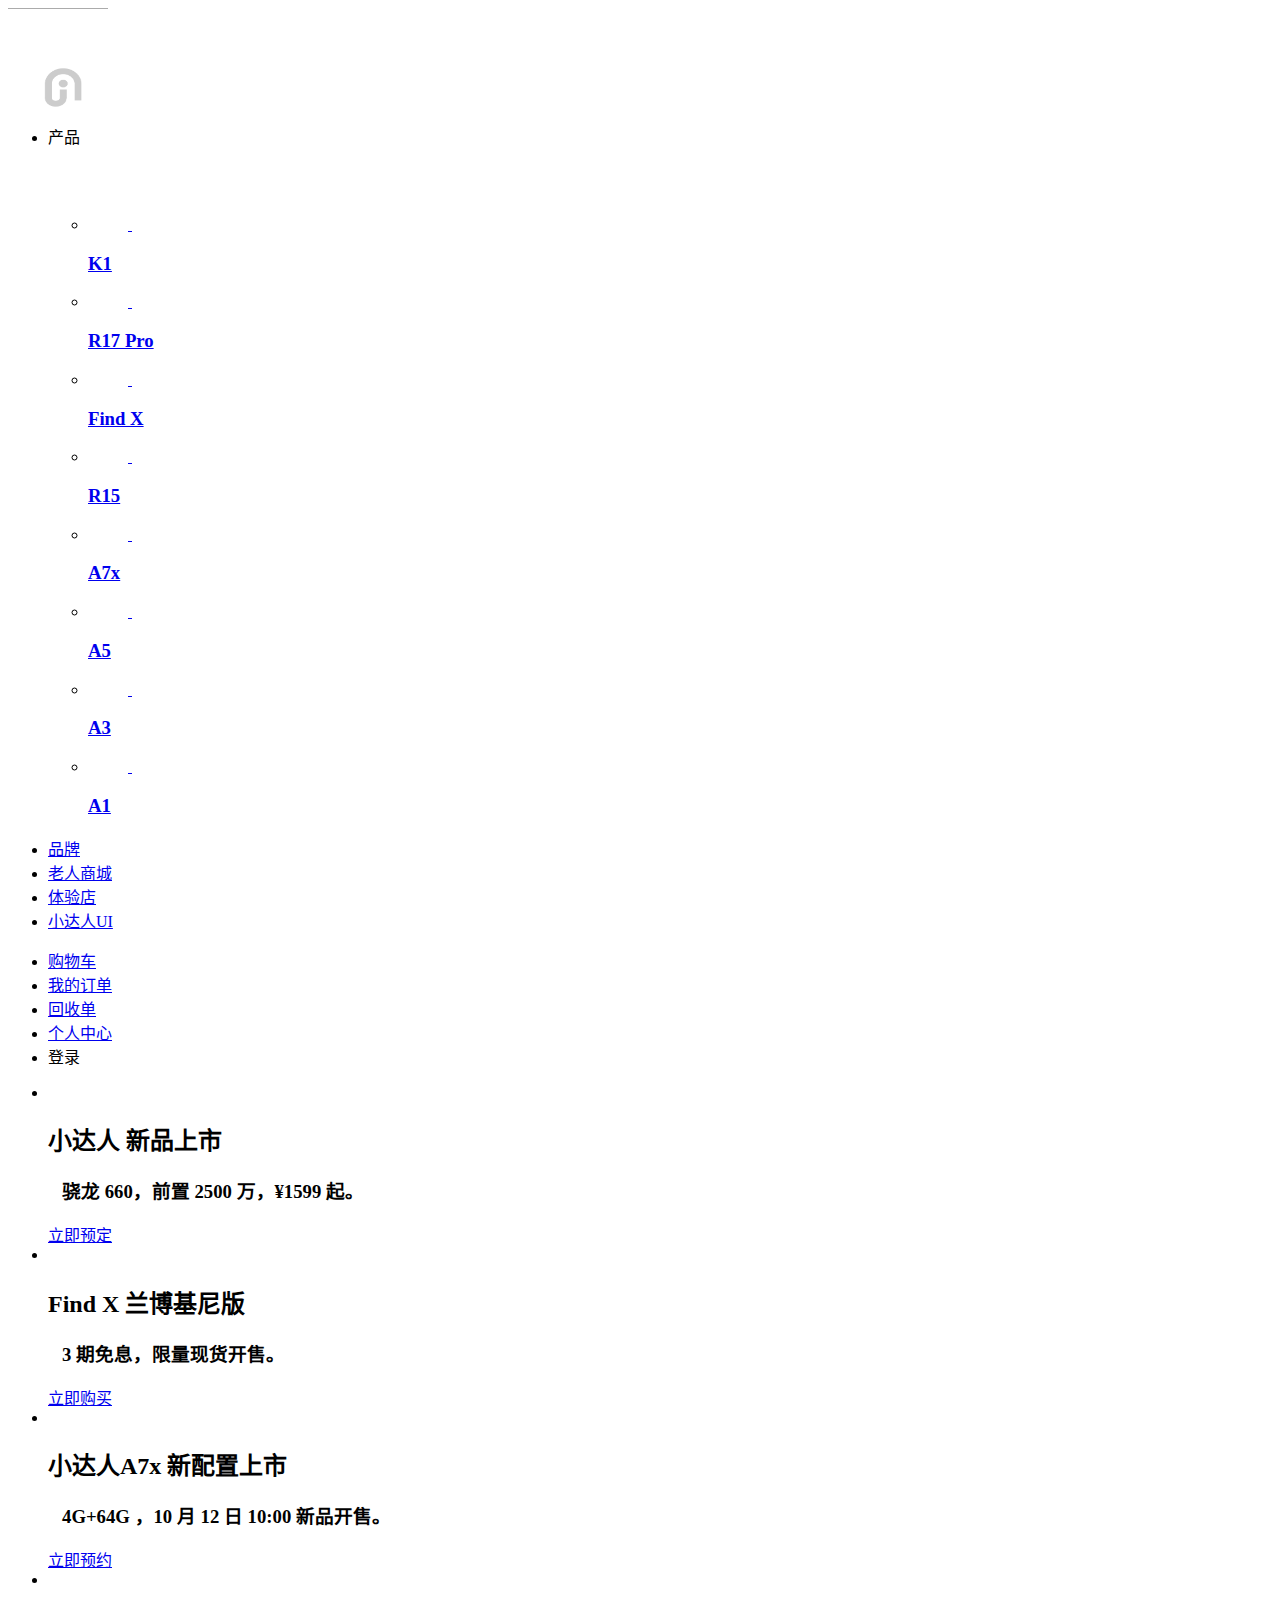
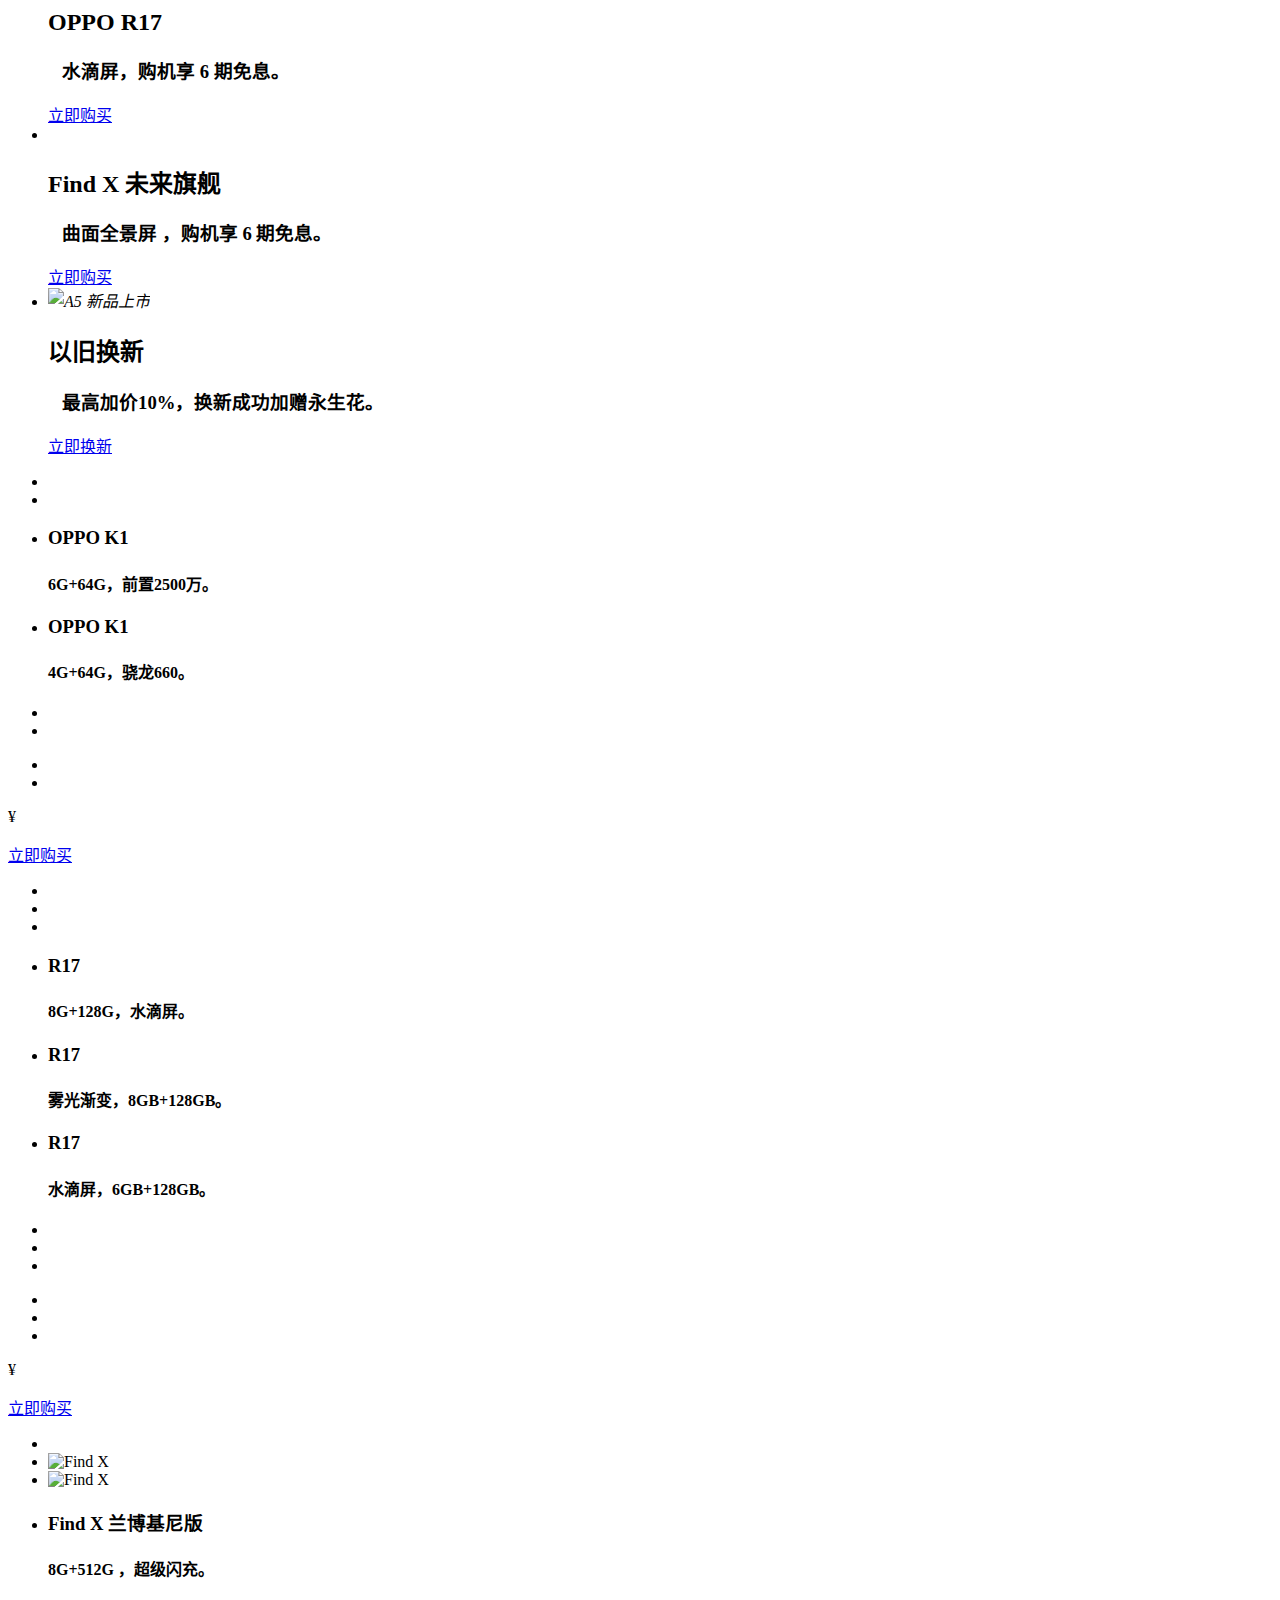
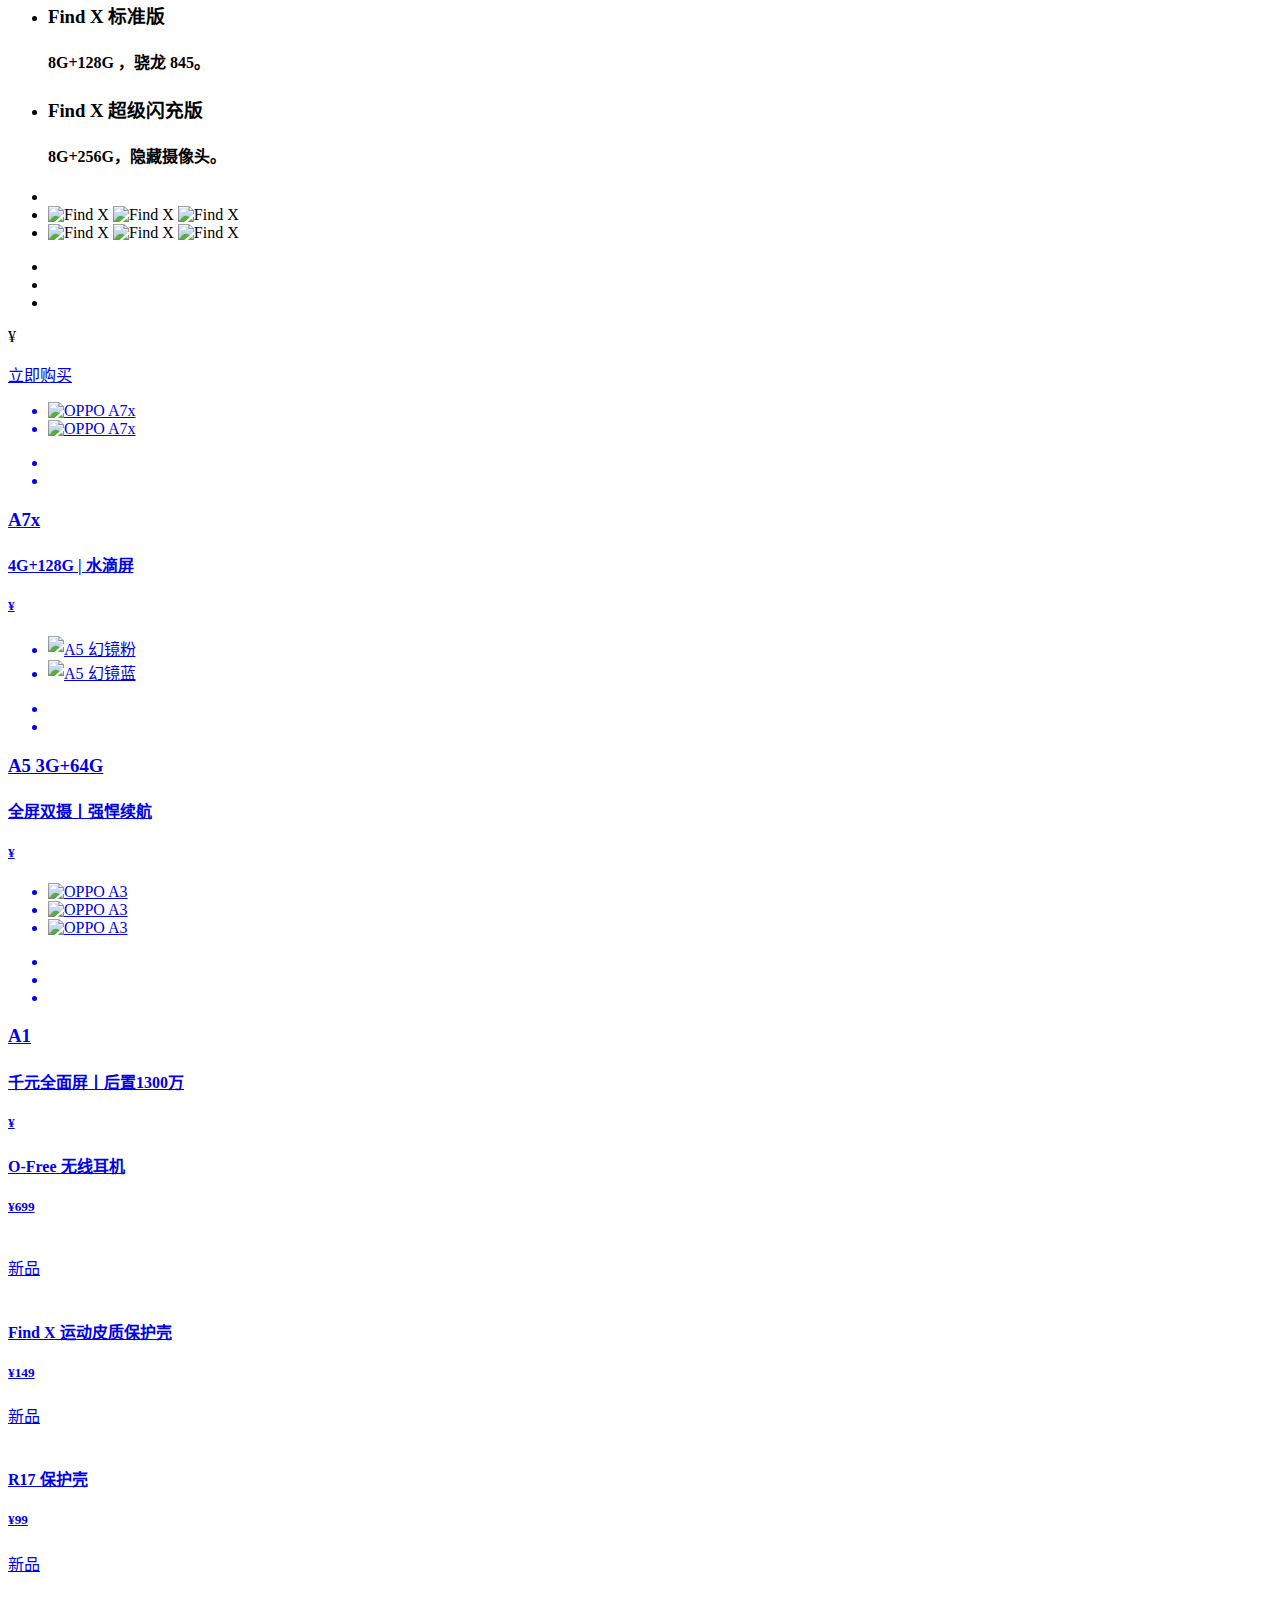
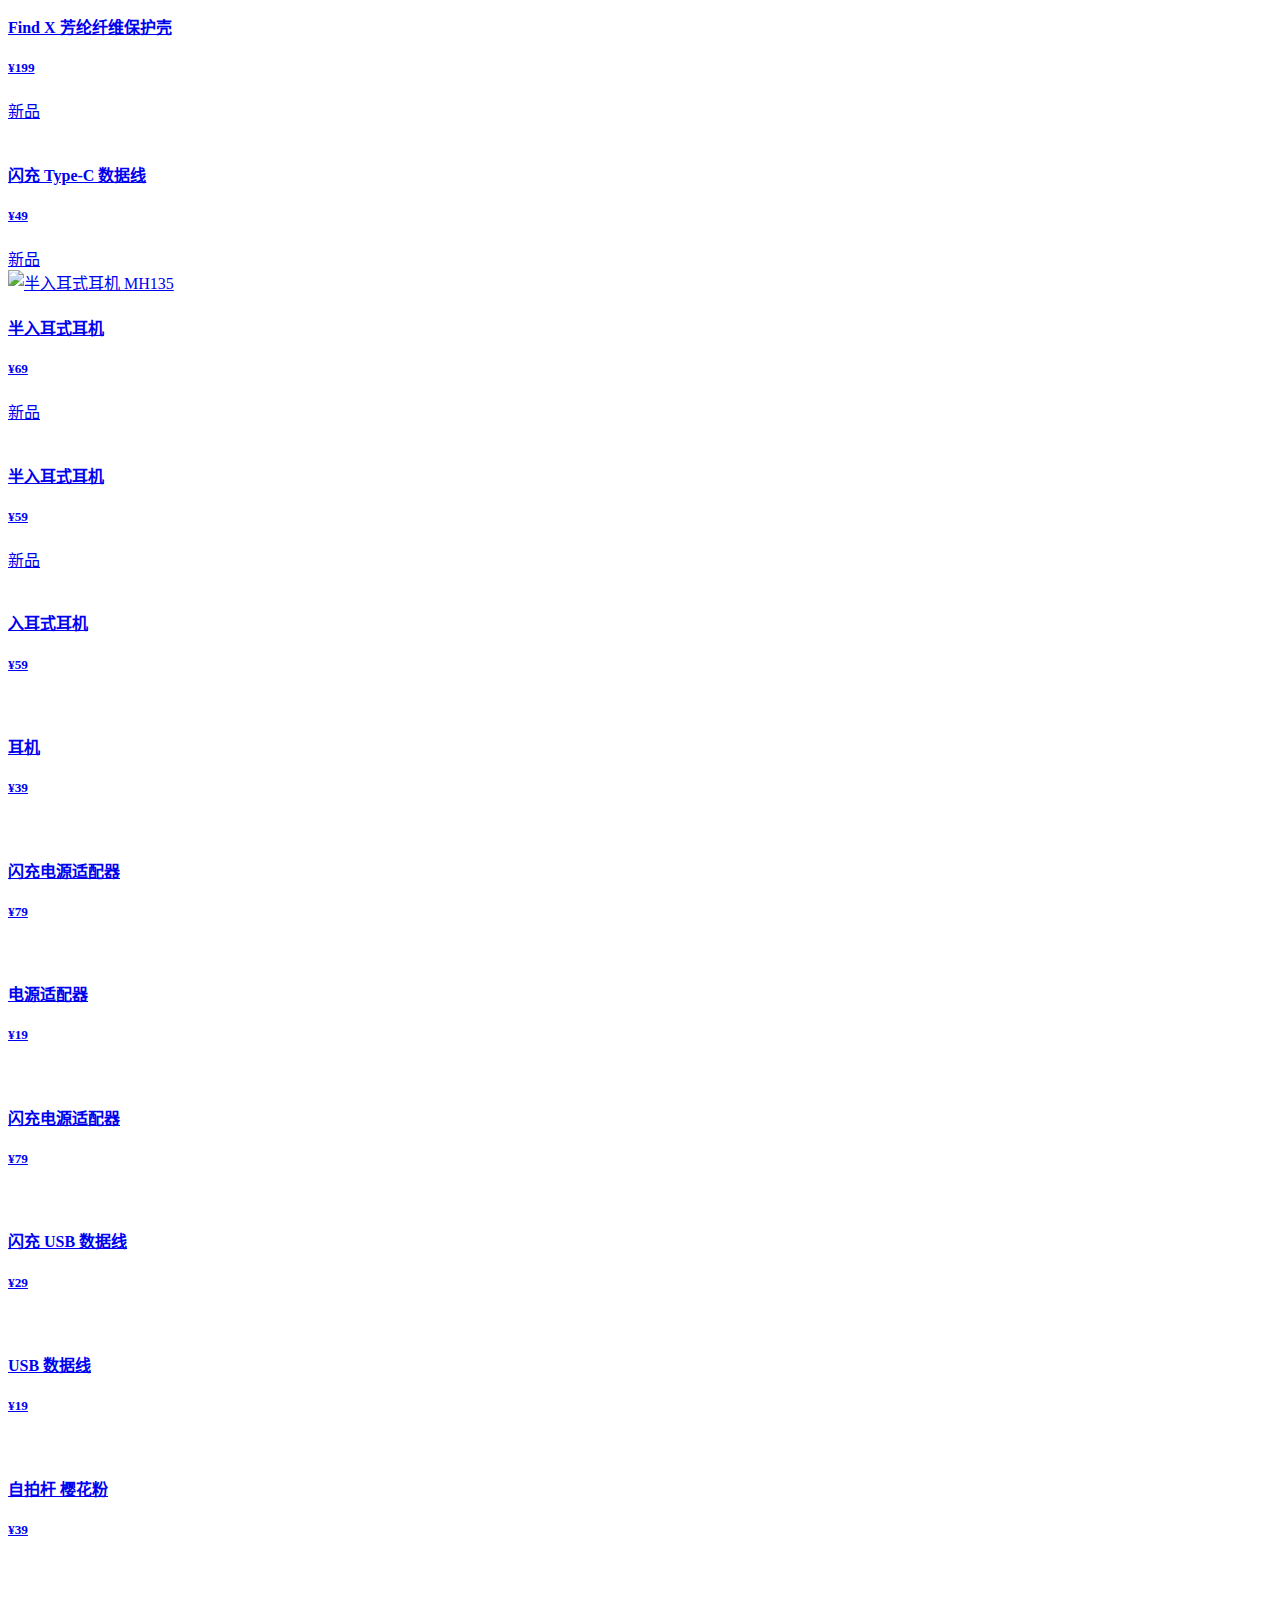
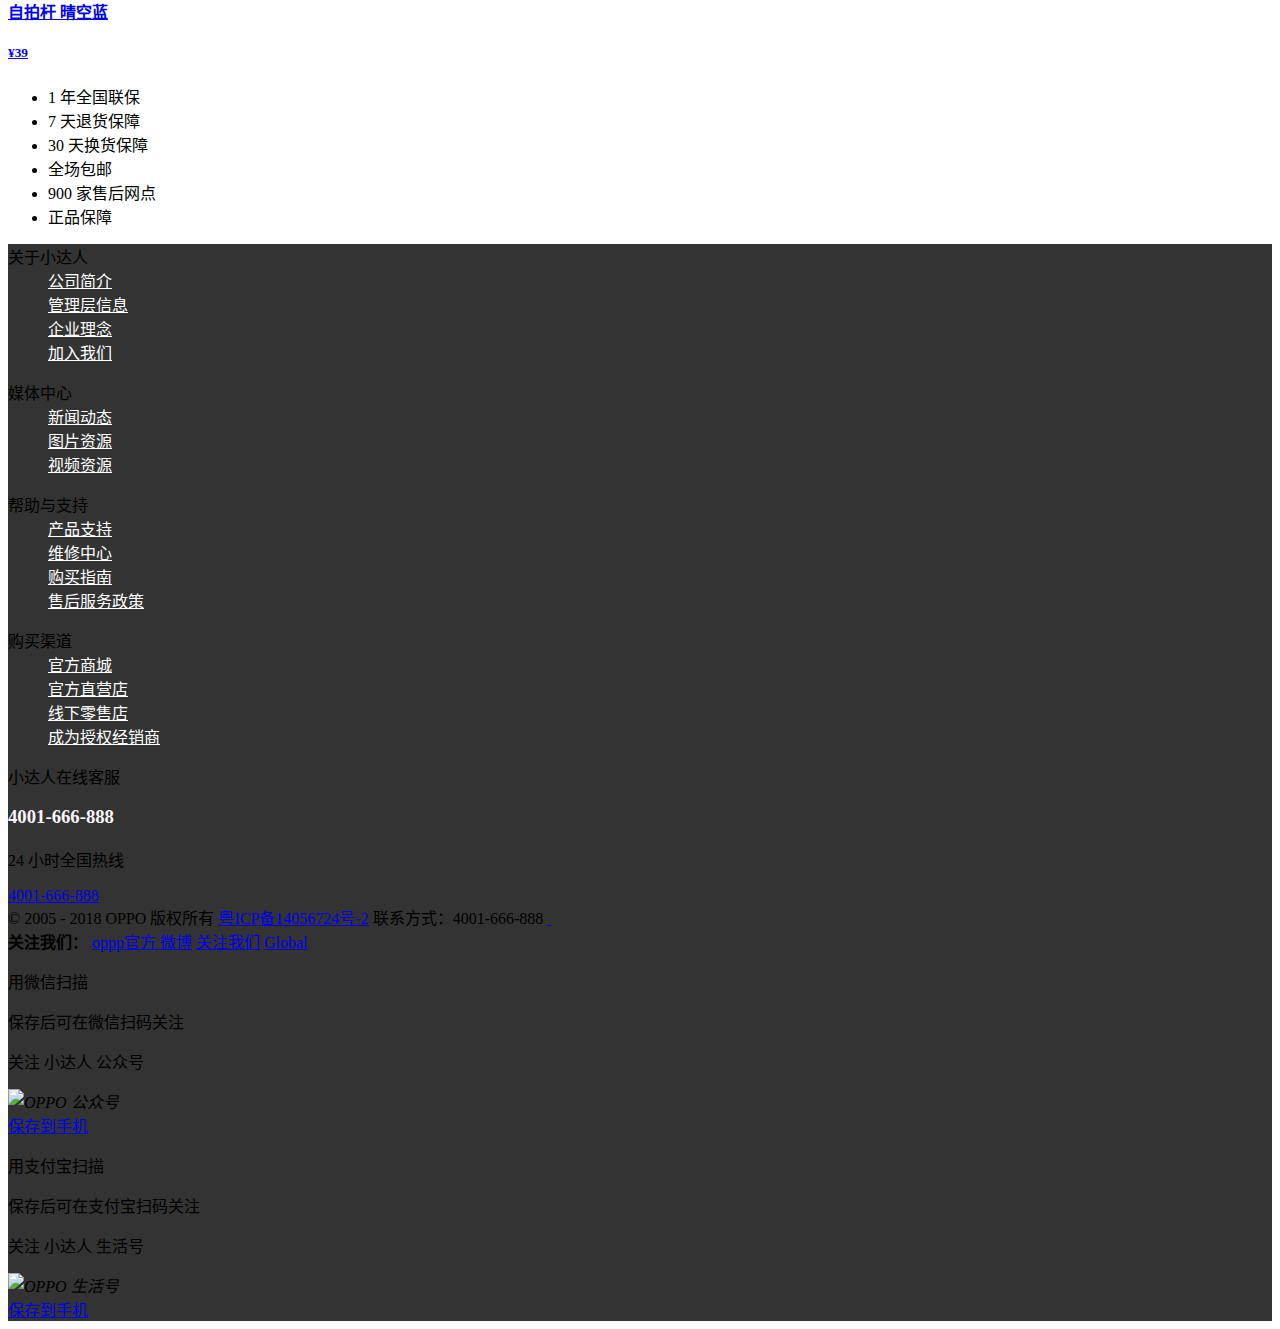
<file: deafult1.html>
<!DOCTYPE html>
<html lang="zh-CN" class="no-js">

<head>
    <meta charset="utf-8">
    <meta http-equiv="X-UA-Compatible" content="IE=9; IE=8; IE=EDGE" />
    <meta name="viewport" content="user-scalable=no, width=device-width, initial-scale=1, maximum-scale=1">
    <title></title>
    <meta name="keywords" content="小达人 " />
    <meta name="description" content="小达人 " />
    <meta property="qc:admins" content="1257363774670076375" />
    <meta name="baidu-site-verification" content="e2wIIvjSch" />

    <meta name="monitor" content="小达人" />

    <link rel="stylesheet" type="text/css" href="https://dsfs.oppo.com/oppo/css/common-8e93315430.css">

    <link rel="stylesheet" type="text/css" href="https://dsfs.oppo.com/oppo/css/shop-15a85fcdc3.css">

    <script>
      window['OPPO_CONFIG_ATTR'] = {};

      OPPO_CONFIG_ATTR['base_url']          = '//www.opposhop.cn';
      OPPO_CONFIG_ATTR['www_url']           = '//www.oppo.com/cn/';
      OPPO_CONFIG_ATTR['store_url']         = '//www.opposhop.cn';
      OPPO_CONFIG_ATTR['account_url']       = '//my.oppo.com';
      OPPO_CONFIG_ATTR['sso_login_url']     = '//www.opposhop.cn/auth/login';
      OPPO_CONFIG_ATTR['sso_logout_url']    = 'https://id.oppo.com/logout';
      OPPO_CONFIG_ATTR['sso_register_url']  = 'https://id.oppo.com/register/sms?type=1';
      OPPO_CONFIG_ATTR['sso_account_url']   = 'https://id.oppo.com/account/profile';
      OPPO_CONFIG_ATTR['oppo_cdn']          = 'https://dsfs.oppo.com/oppo/';
      OPPO_CONFIG_ATTR['auth_check']        = OPPO_CONFIG_ATTR['store_url'] + '/auth/check';
      OPPO_CONFIG_ATTR['domains']           = [];
      OPPO_CONFIG_ATTR['jsonpDone']         = false;
      OPPO_CONFIG_ATTR['date']              = '1539274212';
      OPPO_CONFIG_ATTR['timeout']           = 8000;

      OPPO_CONFIG_ATTR['jsonpDone'] = true;

      NTKF_PARAM = {
          siteid: "kf_9568",
          settingid: "kf_9568_1493698078342",
          settingid2: "kf_9568_1524136866554",              uid:"",
          uname:"",
          isvip: "0",
          userlevel: "1",
          erpparam: "abc",
          itemid:"",
          itemparam:""
      };

      function getQueryString(name) {
        var reg = new RegExp('(^|&)' + name + '=([^&]*)(&|$)', 'i');
        var r = window.location.search.substr(1).match(reg);
        if (r != null) {
          return unescape(r[2]);
      }
      return null;
  }

  function getCookie(name) { 
    var arr, reg = new RegExp("(^| )"+name+"=([^;]*)(;|$)");
    if(arr = document.cookie.match(reg))
      return unescape(arr[2]); 
  else 
      return null; 
}

function loadCSS(url){
    var cssLink = document.createElement("link");
    cssLink.rel = "stylesheet";
    cssLink.rev = "stylesheet";
    cssLink.type = "text/css";
    cssLink.media = "screen";
    cssLink.href = url;
    document.getElementsByTagName("head")[0].appendChild(cssLink);
}

if (getQueryString('is_simple') == null && getCookie('is_simple') == null) loadCSS('https://dsfs.oppo.com/oppo/css/font-128ebd7786.css');


</script>

</head>
<body class=""> 
    <div id="oc-wrapper" class="main">
        <header id="oc-header" class="oc-header">
            <span style="display: none;">
                <svg xmlns="http://www.w3.org/2000/svg"><symbol id="oppo-logo-common"viewBox="0 0 415 67"><path d="M48.9.3C22.1.3.3 11.2.3 24.5s21.8 24.2 48.6 24.2 48.6-10.8 48.6-24.2S75.8.3 48.9.3zm-4.7 41.4c-17.9 0-32.4-7.8-32.4-17.5S26.3 6.7 44.2 6.7s32.4 7.8 32.4 17.5-14.5 17.5-32.4 17.5zM366.1.3c-26.9 0-48.6 10.8-48.6 24.2s21.8 24.2 48.6 24.2 48.6-10.8 48.6-24.2S392.9.3 366.1.3zm-4.8 41.4c-17.9 0-32.4-7.8-32.4-17.5s14.5-17.5 32.4-17.5 32.4 7.8 32.4 17.5-14.4 17.5-32.4 17.5zM156.1.3c-8.3 0-16.7 1-22.7 2.9v6.6c5.8-2.1 11.9-3.1 18-3 17.9 0 32.3 7.8 32.3 17.5s-14.5 17.5-32.4 17.5c-12.6 0-23.9-3.9-28.9-9.6V1.7h-18v65h18V42c9 4.1 20.5 6.7 33.5 6.7 26.8 0 48.7-10.8 48.7-24.2S182.9.3 156.1.3zM262.6.3c-7.8 0-15.6.9-23.2 2.9v6.6c6-2 12.2-3 18.5-3 17.9 0 32.5 7.8 32.5 17.5S276 41.7 258.1 41.7c-12.6 0-23.7-3.9-28.7-9.6V1.7h-18v65h17.8V42.3c8.7 4.1 20.5 6.6 33.6 6.6 26.8 0 48.5-10.9 48.5-24.3S289.4.3 262.6.3z"/></symbol></svg>
            </span>
            <nav class="oh-nav">
                <section class="oh-nav-logo">
                    <a href="#" class="nav-logo oppo-tj" data-tj="www|a|logo|home">
                        <img src='5355.png'>
                    </a>
                </section>
<style>
.oh-nav-logo{width:100px;height:100px;overflow:hidden;}
.oh-nav-logo a img{width:300px;height:150px;overflow:hidden;margin-left:-30px;}
</style>
                <section class="oh-navlist-wrapper">
                    <ul class="oh-nav-list">
                        <li class="oh-nav-item oh-item-products">
                            <a class="oh-navitem-link oppo-tj" data-tj="www|nav|link|products">产品</a>
                            <!--@产品菜单-->
                            <!--@import  "header_popup_proudcts"-->
                            <b class="oh-navitem-link-arrow oc-icon oc-iconfont-arrow"></b>
                        <aside id="oh-navpopup-products" class="oh-navpopup-9">
                        <section class="oh-navpro-content">
                                    <section class="oh-navpro-wrapper">
                                        <figure class="oh-navpro-cover _queue ocover-theme-white">
                                            <a href="#" target="_blank" class="oppo-tj" data-tj="www|nav|products|r17">

                                                <picture class="img">
                                                    <!--[if IE 9]><video style="display: none"><![endif]-->
                                                    <source data-srcset="https://dsfs.oppo.com/oppo/images/common/R17-np-hero-XS@2x-8e0410429f.jpg" media="xs" />
                                                    <!--[if IE 9]></video><![endif]-->
                                                    <img data-src="https://dsfs.oppo.com/oppo/images/common/R17-np-hero@2x-514fcee5a2.jpg" data-srcset="https://dsfs.oppo.com/oppo/images/common/R17-np-hero@2x-514fcee5a2.jpg" class="lazyload" alt="" />
                                                </picture>

                                                <section class="oh-navcover-title">
                                                    <picture>
                                                        <!--[if IE 9]><video style="display: none"><![endif]-->
                                                        <source data-srcset="https://dsfs.oppo.com/oppo/images/common/R17-np-hero-title-XS@2x-de5c5b330d.png" media="xs" />
                                                        <!--[if IE 9]></video><![endif]-->
                                                        <img data-src="https://dsfs.oppo.com/oppo/images/common/R17-np-hero-title@2x-67ef1c35a8.png" data-srcset="https://dsfs.oppo.com/oppo/images/common/R17-np-hero-title@2x-67ef1c35a8.png" class="lazyload" alt="" />
                                                    </picture>
                                                </section>
                                            </a>
                                        </figure>

                                        <section class="oh-navpro-list">
                                            <ul class="oc-row">
                                                <li class="_queue col-3 col-xs-12">
                                                    <a href="#" target="_blank" data-ant="bottom-top" class="oppo-tj" data-tj="www|nav|products|k1">
                                                        <figure>
                                                            <img data-src="https://dsfs.oppo.com/oppo/images/common/K1-2-7923a6387c.jpg" data-srcset="https://dsfs.oppo.com/oppo/images/common/K1-2-7923a6387c.jpg" class="lazyload _img1" alt="">
                                                            <i class="_img2"><img data-src="https://dsfs.oppo.com/oppo/images/common/K1-1-001055a441.png" data-srcset="https://dsfs.oppo.com/oppo/images/common/K1-1-001055a441.png" class="lazyload" alt=""></i>
                                                        </figure>
                                                        <h3>K1</h3>
                                                    </a>
                                                </li>
                                                <li class="_queue col-3 col-xs-12">
                                                    <a href="#" target="_blank" data-ant="bottom-top" class="oppo-tj" data-tj="www|nav|products|r17pro">
                                                        <figure>
                                                            <img data-src="https://dsfs.oppo.com/oppo/images/common/R17Pro-6e906c83a4.jpg" data-srcset="https://dsfs.oppo.com/oppo/images/common/R17Pro-6e906c83a4.jpg" class="lazyload _img1" alt="">
                                                            <i class="_img2"><img data-src="https://dsfs.oppo.com/oppo/images/common/R17Pro-862b35b2e4.png" data-srcset="https://dsfs.oppo.com/oppo/images/common/R17Pro-862b35b2e4.png" class="lazyload" alt=""></i>
                                                        </figure>
                                                        <h3>R17 Pro</h3>
                                                    </a>
                                                </li>
                                                <li class="_queue col-3 col-xs-12">
                                                    <a href="#" target="_blank" data-ant="bottom-top" class="oppo-tj" data-tj="www|nav|products|findx">
                                                        <figure>
                                                            <img data-src="https://dsfs.oppo.com/oppo/images/common/Find-X-1-eadad91e34.jpg" data-srcset="https://dsfs.oppo.com/oppo/images/common/Find-X-1-eadad91e34.jpg" class="lazyload _img1" alt="">
                                                            <i class="_img2"><img data-src="https://dsfs.oppo.com/oppo/images/common/Find-X-2-64f51b5acb.png" data-srcset="https://dsfs.oppo.com/oppo/images/common/Find-X-2-64f51b5acb.png" class="lazyload" alt=""></i>
                                                        </figure>
                                                        <h3>Find X</h3>
                                                    </a>
                                                </li>
                                                <li class="_queue col-3 col-xs-12">
                                                    <a href="#" target="_blank" data-ant="bottom-top" class="oppo-tj" data-tj="www|nav|products|8">
                                                        <figure>
                                                            <img data-src="https://dsfs.oppo.com/oppo/images/common/R15-2859892e8c.jpg" data-srcset="https://dsfs.oppo.com/oppo/images/common/R15-2859892e8c.jpg" class="lazyload _img1" alt="">
                                                            <i class="_img2"><img data-src="https://dsfs.oppo.com/oppo/images/common/R15-a788637c10.png" data-srcset="https://dsfs.oppo.com/oppo/images/common/R15-a788637c10.png" class="lazyload" alt=""></i>
                                                        </figure>
                                                        <h3>R15</h3>
                                                    </a>
                                                </li>
                                                <li class="_queue col-3 col-xs-12">
                                                    <a href="#" target="_blank" data-ant="bottom-top" class="oppo-tj" data-tj="www|nav|products|A7x">
                                                        <figure>
                                                            <img data-src="https://dsfs.oppo.com/oppo/images/common/A7x-e15882417c.jpg" data-srcset="https://dsfs.oppo.com/oppo/images/common/A7x-e15882417c.jpg" class="lazyload _img1" alt="">
                                                            <i class="_img2"><img data-src="https://dsfs.oppo.com/oppo/images/common/A7x-540fff5837.png" data-srcset="https://dsfs.oppo.com/oppo/images/common/A7x-540fff5837.png" class="lazyload" alt=""></i>
                                                        </figure>
                                                        <h3>A7x</h3>
                                                    </a>
                                                </li>
                                                <li class="_queue col-3 col-xs-12">
                                                    <a href="#" target="_blank" data-ant="bottom-top" class="oppo-tj" data-tj="www|nav|products|9">
                                                        <figure>
                                                            <img data-src="https://dsfs.oppo.com/oppo/images/common/A5@2x-2-b809b7a87b.jpg" data-srcset="https://dsfs.oppo.com/oppo/images/common/A5@2x-2-b809b7a87b.jpg" class="lazyload _img1" alt="">
                                                            <i class="_img2"><img data-src="https://dsfs.oppo.com/oppo/images/common/A5@2x-1-c40d7765a7.png" data-srcset="https://dsfs.oppo.com/oppo/images/common/A5@2x-1-c40d7765a7.png" class="lazyload" alt=""></i>
                                                        </figure>
                                                        <h3>A5</h3>
                                                    </a>
                                                </li>
                                                <li class="_queue col-3 col-xs-12">
                                                    <a href="#" target="_blank" data-ant="bottom-top" class="oppo-tj" data-tj="www|nav|products|2">
                                                        <figure>
                                                            <img data-src="https://dsfs.oppo.com/oppo/images/common/A3-71892e10bd.jpg" data-srcset="https://dsfs.oppo.com/oppo/images/common/A3-71892e10bd.jpg" class="lazyload _img1" alt="">
                                                            <i class="_img2"><img data-src="https://dsfs.oppo.com/oppo/images/common/A3-6f2adc941b.png" data-srcset="https://dsfs.oppo.com/oppo/images/common/A3-6f2adc941b.png" class="lazyload" alt=""></i>
                                                        </figure>
                                                        <h3>A3</h3>
                                                    </a>
                                                </li>
                                                <li class="_queue col-3 col-xs-12">
                                                    <a href="#" target="_blank" data-ant="bottom-top" class="oppo-tj" data-tj="www|nav|products|3">
                                                        <figure>
                                                            <img data-src="https://dsfs.oppo.com/oppo/images/common/A1-1@2x-e6794f6d01.png" data-srcset="https://dsfs.oppo.com/oppo/images/common/A1-1@2x-e6794f6d01.png" class="lazyload _img1" alt="">
                                                            <i class="_img2"><img data-src="https://dsfs.oppo.com/oppo/images/common/A1-2@2x-580848155f.png" data-srcset="https://dsfs.oppo.com/oppo/images/common/A1-2@2x-580848155f.png" class="lazyload" alt=""></i>
                                                        </figure>
                                                        <h3>A1</h3>
                                                    </a>
                                                </li>
                                            </ul>
                                        </section>
                                    </section>
                                </section>
                            </aside>

                        </li>
                        <li class="oh-nav-item"><a href="#" class="oh-navitem-link oppo-tj" data-tj="www|nav|link|brand">品牌</a></li>
                        <li class="oh-nav-item"><a href="#" class="oh-navitem-link oppo-tj" data-tj="www|nav|link|store">老人商城</a></li>
                        <li class="oh-nav-item"><a href="#" class="oh-navitem-link oppo-tj" data-tj="www|nav|link|shops">体验店</a></li>
                       <!--  <li class="oh-nav-item"><a href="//www.oppo.com/cn/service.html" class="oh-navitem-link oppo-tj" data-tj="www|nav|link|service">社区服务</a></li> -->
                        <li class="oh-nav-item miniprogram-hide"><a href="#" target="_blank" class="oh-navitem-link oppo-tj" data-tj="www|nav|link|shequ">小达人UI</a></li>
                    </ul>
                </section>


                <!--导航功能链接-->
                <section class="oh-nav-link">
                    <a href="#" class="oh-navlink-bag oc-icon "><b class="oc-icon oc-iconfont-cart oc-iconfont-cart-bold" style='color:#ccc'></b></a>
                    <em class="oh-bag-tip hide" id="oh-bag-tip"></em>
                    <em class="oh-bag-arrow"></em>
                </section>

                <!--@商城菜单-->
                <aside id="oh-navpopup-bag">
                    <section class="oh-navbag-wrapper">
                        <ul>
                            <li><a href="#" target="_blank" id="oh-navbag-cart" class="oppo-tj" data-tj="www|a|bag|cart"><b class="oc-icon oc-iconfont-cart oc-iconfont-cart-bold"></b><span>购物车</span></a></li>
                            <li><a href="#" target="_blank" id="oh-navbag-order" class="oppo-tj" data-tj="www|a|bag|order"><b class="oc-icon oc-iconfont-order oc-iconfont-order-bold"></b><span>我的订单</span></a></li>
                            <li><a href="#" target="_blank" id="oh-navbag-recycle" class="oppo-tj" data-tj="www|a|bag|recycle"><b class="oc-icon oc-iconfont-cyc oc-iconfont-cyc-bold"></b><span>回收单</span></a></li>
                            <li><a href="#" target="_blank" class="oppo-tj" data-tj="www|a|bag|account"><b class="oc-icon oc-iconfont-account oc-iconfont-account-bold"></b><span>个人中心</span></a></li>
                            <li><a id="oh-navbag-login"><b class="oc-icon oc-iconfont-user oc-iconfont-user-bold"></b><span>登录</span></a></li>
                        </ul>
                    </section>
                </aside>
            </nav>
        </header>
        <section id="oc-container">
            <section class="oc-high ohigh-theme-white">
                <section class="ohigh-wrapper">
                    <ul class="ohw-banner-list">
                      <!--banner-1-->
                      <li class="banner-item" data-theme="white" data-layout="right">
                        <a class="mobile-banner-link" href="#"  target="_blank"></a>
                        <!--背景-->
                        <i class="banner-bg" style="background-color: ;">
                            <picture>
                                <!--[if IE 9]><video style="display: none"><![endif]-->
                                <source data-srcset="https://dsfs.oppo.com/archives/201810/201810101010275bbd629f60880.jpg" media="xs" />
                                <source data-srcset="https://dsfs.oppo.com/archives/201810/201810101010225bbd60422cc4a.jpg" media="sm" />
                                <source data-srcset="https://dsfs.oppo.com/archives/201810/201810101010175bbd603de3e83.jpg" media="md" />
                                <source data-srcset="https://dsfs.oppo.com/archives/201810/201810101010065bbd60322aa3c.jpg" media="xl" />
                                <!--[if IE 9]></video><![endif]-->
                                <img data-src="https://dsfs.oppo.com/archives/201810/201810101010065bbd60322aa3c.jpg" data-srcset="https://dsfs.oppo.com/archives/201810/201810101010065bbd60322aa3c.jpg" class="lazyload" alt="" />
                            </picture>
                        </i>

                        <!--标题-->
                        <section class="banner-title-wrapper">
                            <section class="banner-title _title">
                                <section>
                                    <h2> 小达人 新品上市</h2>
                                    <h3>&nbsp;&nbsp;&nbsp;骁龙 660，前置 2500 万，&yen;1599 起。</h3>
                                </section>
                                <div class="banner-link">
                                    <a class="ban-btn" data-btn="master" href="#" target="_blank">立即预定</a>
                                </div>
                            </section>
                        </section>


                        <!--产品图-->

                    </li>


                    <!--banner-1-->
                    <li class="banner-item" data-theme="white" data-layout="right">
                        <a class="mobile-banner-link" href="#"  target="_blank"></a>
                        <!--背景-->
                        <i class="banner-bg" style="background-color: ;">
                            <picture>
                                <!--[if IE 9]><video style="display: none"><![endif]-->
                                <source data-srcset="https://dsfs.oppo.com/archives/201810/201810090410285bbc618401ceb.jpg" media="xs" />
                                <source data-srcset="https://dsfs.oppo.com/archives/201810/201810090410245bbc61809c879.jpg" media="sm" />
                                <source data-srcset="https://dsfs.oppo.com/archives/201810/201810090410205bbc617c57cfd.jpg" media="md" />
                                <source data-srcset="https://dsfs.oppo.com/archives/201810/201810090410075bbc616fde10e.jpg" media="xl" />
                                <!--[if IE 9]></video><![endif]-->
                                <img data-src="https://dsfs.oppo.com/archives/201810/201810090410075bbc616fde10e.jpg" data-srcset="https://dsfs.oppo.com/archives/201810/201810090410075bbc616fde10e.jpg" class="lazyload" alt="" />
                            </picture>
                        </i>

                        <!--标题-->
                        <section class="banner-title-wrapper">
                            <section class="banner-title _title">
                                <section>
                                    <h2>Find X 兰博基尼版</h2>
                                    <h3>&nbsp;&nbsp;&nbsp;3 期免息，限量现货开售。</h3>
                                </section>
                                <div class="banner-link">
                                    <a class="ban-btn" data-btn="master" href="#" target="_blank">立即购买</a>
                                </div>
                            </section>
                        </section>


                        <!--产品图-->

                    </li>


                    <!--banner-1-->
                    <li class="banner-item" data-theme="black" data-layout="right">
                        <a class="mobile-banner-link" href="#"  target="_blank"></a>
                        <!--背景-->
                        <i class="banner-bg" style="background-color: ;">
                            <picture>
                                <!--[if IE 9]><video style="display: none"><![endif]-->
                                <source data-srcset="https://dsfs.oppo.com/archives/201810/201809100209585b9608d6cfe36.jpg" media="xs" />
                                <source data-srcset="https://dsfs.oppo.com/archives/201809/201809100209535b9608d1e547a.jpg" media="sm" />
                                <source data-srcset="https://dsfs.oppo.com/archives/201809/201809100209495b9608cd0c206.jpg" media="md" />
                                <source data-srcset="https://dsfs.oppo.com/archives/201809/201809100209305b9608ba4ca35.jpg" media="xl" />
                                <!--[if IE 9]></video><![endif]-->
                                <img data-src="https://dsfs.oppo.com/archives/201809/201809100209305b9608ba4ca35.jpg" data-srcset="https://dsfs.oppo.com/archives/201809/201809100209305b9608ba4ca35.jpg" class="lazyload" alt="" />
                            </picture>
                        </i>

                        <!--标题-->
                        <section class="banner-title-wrapper">
                            <section class="banner-title _title">
                                <section>
                                    <h2>小达人A7x 新配置上市</h2>
                                    <h3>&nbsp;&nbsp;&nbsp;4G+64G ，10 月 12 日 10:00 新品开售。</h3>
                                </section>
                                <div class="banner-link">
                                    <a class="ban-btn" data-btn="master" href="#" target="_blank">立即预约</a>
                                </div>
                            </section>
                        </section>


                        <!--产品图-->

                    </li>


                    <!--banner-1-->
                    <li class="banner-item" data-theme="black" data-layout="right">
                        <a class="mobile-banner-link" href="#"  target="_blank"></a>
                        <!--背景-->
                        <i class="banner-bg" style="background-color: ;">
                            <picture>
                                <!--[if IE 9]><video style="display: none"><![endif]-->
                                <source data-srcset="https://dsfs.oppo.com/archives/201810/201810100210525bbd9c60e1750.jpg" media="xs" />
                                <source data-srcset="https://dsfs.oppo.com/archives/201810/201810100210505bbd9c5e46933.jpg" media="sm" />
                                <source data-srcset="https://dsfs.oppo.com/archives/201810/201810100210475bbd9c5beaa59.jpg" media="md" />
                                <source data-srcset="https://dsfs.oppo.com/archives/201810/201810100210425bbd9c5605325.jpg" media="xl" />
                                <!--[if IE 9]></video><![endif]-->
                                <img data-src="https://dsfs.oppo.com/archives/201810/201810100210425bbd9c5605325.jpg" data-srcset="https://dsfs.oppo.com/archives/201810/201810100210425bbd9c5605325.jpg" class="lazyload" alt="" />
                            </picture>
                        </i>

                        <!--标题-->
                        <section class="banner-title-wrapper">
                            <section class="banner-title _title">
                                <section>
                                    <h2>OPPO R17</h2>
                                    <h3>&nbsp;&nbsp;&nbsp;水滴屏，购机享 6 期免息。</h3>
                                </section>
                                <div class="banner-link">
                                    <a class="ban-btn" data-btn="master" href="#" target="_blank">立即购买</a>
                                </div>
                            </section>
                        </section>


                        <!--产品图-->

                    </li>


                    <!--banner-1-->
                    <li class="banner-item" data-theme="white" data-layout="right">
                        <a class="mobile-banner-link" href="#"  target="_blank"></a>
                        <!--背景-->
                        <i class="banner-bg" style="background-color: ;">
                            <picture>
                                <!--[if IE 9]><video style="display: none"><![endif]-->
                                <source data-srcset="https://dsfs.oppo.com/archives/201808/201808130308375b71310974303.jpg" media="xs" />
                                <source data-srcset="https://dsfs.oppo.com/archives/201808/201808130308325b713104e7da4.jpg" media="sm" />
                                <source data-srcset="https://dsfs.oppo.com/archives/201808/201808130308265b7130fe9769d.jpg" media="md" />
                                <source data-srcset="https://dsfs.oppo.com/archives/201809/201809040409445b8e3cd89d769.jpg" media="xl" />
                                <!--[if IE 9]></video><![endif]-->
                                <img data-src="https://dsfs.oppo.com/archives/201809/201809040409445b8e3cd89d769.jpg" data-srcset="https://dsfs.oppo.com/archives/201809/201809040409445b8e3cd89d769.jpg" class="lazyload" alt="" />
                            </picture>
                        </i>

                        <!--标题-->
                        <section class="banner-title-wrapper">
                            <section class="banner-title _title">
                                <section>
                                    <h2>Find X 未来旗舰</h2>
                                    <h3>&nbsp;&nbsp;&nbsp;曲面全景屏 ，购机享 6 期免息。</h3>
                                </section>
                                <div class="banner-link">
                                    <a class="ban-btn" data-btn="white" href="#" target="_blank">立即购买</a>
                                </div>
                            </section>
                        </section>


                        <!--产品图-->

                    </li>


                    <!--banner-1-->
                    <li class="banner-item" data-theme="black" data-layout="right">
                        <a class="mobile-banner-link" href="#"  target="_blank"></a>
                        <!--背景-->
                        <i class="banner-bg" style="background-color: ;">
                            <picture>
                                <!--[if IE 9]><video style="display: none"><![endif]-->
                                <source data-srcset="https://dsfs.oppo.com/archives/201810/201810110610465bbf2a52746ee.jpg" media="xs" />
                                <source data-srcset="https://dsfs.oppo.com/archives/201810/201810110610415bbf2a4df4086.jpg" media="sm" />
                                <source data-srcset="https://dsfs.oppo.com/archives/201810/201810110610285bbf2a4042be3.jpg" media="md" />
                                <source data-srcset="https://dsfs.oppo.com/archives/201810/201810110610535bbf2a1db0769.jpg" media="xl" />
                                <!--[if IE 9]></video><![endif]-->
                                <img data-src="https://dsfs.oppo.com/archives/201810/201810110610535bbf2a1db0769.jpg" data-srcset="https://dsfs.oppo.com/archives/201810/201810110610535bbf2a1db0769.jpg" class="lazyload" alt="A5 新品上市" />
                            </picture>
                        </i>

                        <!--标题-->
                        <section class="banner-title-wrapper">
                            <section class="banner-title _title">
                                <section>
                                    <h2>以旧换新</h2>
                                    <h3>&nbsp;&nbsp;&nbsp;最高加价10%，换新成功加赠永生花。</h3>
                                </section>
                                <div class="banner-link">
                                    <a class="ban-btn" data-btn="master" href="#" target="_blank">立即换新</a>
                                </div>
                            </section>
                        </section>


                        <!--产品图-->

                    </li>



                </ul>

            </section>

            <!--轮播切换-->
            <nav class="ohw-pagination">
                <ul></ul>
            </nav>

        </section>
        <section class="shop-content-floor">
            <section class="shop-content-wrapper">

                <!--旗舰产品层-->
                <section class="shop-product-floor oc-row flagship-floor">
                    <section class="col-12 product-data">
                        <section class="pro-views-box">
                            <ul class="product-model-views">
                                <li class="product-view">
                                    <picture>
                                        <img data-src="https://dsfs.oppo.com/archives/201810/201810101010375bbd60c9326e9.jpg" data-srcset="https://dsfs.oppo.com/archives/201810/201810101010375bbd60c9326e9.jpg" class="lazyload" alt="" />
                                    </picture>
                                </li>
                                <li class="product-view">
                                    <picture>
                                        <img data-src="https://dsfs.oppo.com/archives/201810/201810101010025bbd611ed36d9.jpg" data-srcset="https://dsfs.oppo.com/archives/201810/201810101010025bbd611ed36d9.jpg" class="lazyload" alt="" />
                                    </picture>
                                </li>
                            </ul>

                            <section class="pro-model-title" data-color="white" data-pos="left">
                                <section class="title-box pro-swiper-container">
                                    <ul class="product-title-list">
                                        <li class="product-title">
                                            <h3>OPPO K1</h3>
                                            <h4>6G+64G，前置2500万。</h4>
                                        </li>
                                        <li class="product-title">
                                            <h3>OPPO K1</h3>
                                            <h4>4G+64G，骁龙660。</h4>
                                        </li>
                                    </ul>
                                    <ul class="product-mobile-views swiper-wrapper">
                                        <li class="swiper-slide">
                                            <picture>
                                                <img data-src="https://dsfs.oppo.com/oppo/images/shop/shop-flagship1-shadow-m-6af38ddf02.png" data-srcset="https://dsfs.oppo.com/oppo/images/shop/shop-flagship1-shadow-m-x2-3a01225f07.png" class="lazyload" alt="" />
                                            </picture>
                                            <picture>
                                                <img data-src="https://dsfs.oppo.com/archives/201810/201810101010545bbd60da07e0c.png" data-srcset="https://dsfs.oppo.com/archives/201810/201810101010545bbd60da07e0c.png" class="lazyload" alt="" />
                                            </picture>
                                            <picture>
                                                <img data-src="https://dsfs.oppo.com/archives/201810/201810101010495bbd60d57d7d8.png" data-srcset="https://dsfs.oppo.com/archives/201810/201810101010495bbd60d57d7d8.png" class="lazyload" alt="" />
                                            </picture>
                                            <a href="https://www.opposhop.cn/products/521.html" target="_blank"></a>
                                        </li>
                                        <li class="swiper-slide">
                                            <picture>
                                                <img data-src="https://dsfs.oppo.com/oppo/images/shop/shop-flagship1-shadow-m-6af38ddf02.png" data-srcset="https://dsfs.oppo.com/oppo/images/shop/shop-flagship1-shadow-m-x2-3a01225f07.png" class="lazyload" alt="" />
                                            </picture>
                                            <picture>
                                                <img data-src="https://dsfs.oppo.com/archives/201810/201810101010175bbd612d3a1dc.png" data-srcset="https://dsfs.oppo.com/archives/201810/201810101010175bbd612d3a1dc.png" class="lazyload" alt="" />
                                            </picture>
                                            <picture>
                                                <img data-src="https://dsfs.oppo.com/archives/201810/201810101010105bbd6126f045c.png" data-srcset="https://dsfs.oppo.com/archives/201810/201810101010105bbd6126f045c.png" class="lazyload" alt="" />
                                            </picture>
                                            <a href="https://www.opposhop.cn/products/526.html" target="_blank"></a>
                                        </li>
                                    </ul>
                                    <section class="color-switchable">
                                        <ul class="color-list">
                                            <li class="color-item" data-color="#1a49d8#aa25a4" data-border-color="#554dff" data-title-color="white" data-view-bg="#000000" data-price="1799" data-text="立即购买" data-link="https://www.opposhop.cn/products/521.html" data-tag-switch="1" data-tag-theme="theme-1" data-tag-name="新品"><i class="color-block"></i><i class="color-circle"></i></li>
                                            <li class="color-item" data-color="#e82444#290006" data-border-color="#53000f" data-title-color="white" data-view-bg="#000000" data-price="1599" data-text="立即购买" data-link="https://www.opposhop.cn/products/526.html" data-tag-switch="1" data-tag-theme="theme-1" data-tag-name="新品"><i class="color-block"></i><i class="color-circle"></i></li>
                                        </ul>
                                    </section>
                                    <p class="pro-price">¥<i></i></p>
                                    <a class="oc-btn btn-master pro-link" href="#" target="_blank">立即购买</a>
                                </section>
                            </section>
                            <span class="product-tag hide"></span>        
                        </section>
                    </section>
                    <section class="col-12 product-data">
                        <section class="pro-views-box">
                            <ul class="product-model-views">
                                <li class="product-view">
                                    <picture>
                                        <img data-src="https://dsfs.oppo.com/archives/201808/201808201008105b7a251e0b1ce.jpg" data-srcset="https://dsfs.oppo.com/archives/201808/201808201008105b7a251e0b1ce.jpg" class="lazyload" alt="" />
                                    </picture>
                                </li>
                                <li class="product-view">
                                    <picture>
                                        <img data-src="https://dsfs.oppo.com/archives/201808/201808240708205b7fe58009b0e.jpg" data-srcset="https://dsfs.oppo.com/archives/201808/201808240708205b7fe58009b0e.jpg" class="lazyload" alt="" />
                                    </picture>
                                </li>
                                <li class="product-view">
                                    <picture>
                                        <img data-src="https://dsfs.oppo.com/archives/201808/201808201008045b7a2590bae52.jpg" data-srcset="https://dsfs.oppo.com/archives/201808/201808201008045b7a2590bae52.jpg" class="lazyload" alt="" />
                                    </picture>
                                </li>
                            </ul>

                            <section class="pro-model-title" data-color="white" data-pos="right">
                                <section class="title-box pro-swiper-container">
                                    <ul class="product-title-list">
                                        <li class="product-title">
                                            <h3>R17</h3>
                                            <h4>8G+128G，水滴屏。</h4>
                                        </li>
                                        <li class="product-title">
                                            <h3>R17</h3>
                                            <h4>雾光渐变，8GB+128GB。</h4>
                                        </li>
                                        <li class="product-title">
                                            <h3>R17</h3>
                                            <h4>水滴屏，6GB+128GB。</h4>
                                        </li>
                                    </ul>
                                    <ul class="product-mobile-views swiper-wrapper">
                                        <li class="swiper-slide">
                                            <picture>
                                                <img data-src="https://dsfs.oppo.com/oppo/images/shop/shop-flagship1-shadow-m-6af38ddf02.png" data-srcset="https://dsfs.oppo.com/oppo/images/shop/shop-flagship1-shadow-m-x2-3a01225f07.png" class="lazyload" alt="" />
                                            </picture>
                                            <picture>
                                                <img data-src="https://dsfs.oppo.com/archives/201808/201808201008215b7a2529c1844.png" data-srcset="https://dsfs.oppo.com/archives/201808/201808201008215b7a2529c1844.png" class="lazyload" alt="" />
                                            </picture>
                                            <picture>
                                                <img data-src="https://dsfs.oppo.com/archives/201808/201808201008185b7a25267d3e7.png" data-srcset="https://dsfs.oppo.com/archives/201808/201808201008185b7a25267d3e7.png" class="lazyload" alt="" />
                                            </picture>
                                            <a href="https://www.opposhop.cn/products/494.html" target="_blank"></a>
                                        </li>
                                        <li class="swiper-slide">
                                            <picture>
                                                <img data-src="https://dsfs.oppo.com/oppo/images/shop/shop-flagship1-shadow-m-6af38ddf02.png" data-srcset="https://dsfs.oppo.com/oppo/images/shop/shop-flagship1-shadow-m-x2-3a01225f07.png" class="lazyload" alt="" />
                                            </picture>
                                            <picture>
                                                <img data-src="https://dsfs.oppo.com/archives/201808/201808241008025b800fda2f8d2.png" data-srcset="https://dsfs.oppo.com/archives/201808/201808241008025b800fda2f8d2.png" class="lazyload" alt="" />
                                            </picture>
                                            <picture>
                                                <img data-src="https://dsfs.oppo.com/archives/201808/201808241008095b800fe137e1a.png" data-srcset="https://dsfs.oppo.com/archives/201808/201808241008095b800fe137e1a.png" class="lazyload" alt="" />
                                            </picture>
                                            <a href="https://www.opposhop.cn/products/509.html" target="_blank"></a>
                                        </li>
                                        <li class="swiper-slide">
                                            <picture>
                                                <img data-src="https://dsfs.oppo.com/oppo/images/shop/shop-flagship1-shadow-m-6af38ddf02.png" data-srcset="https://dsfs.oppo.com/oppo/images/shop/shop-flagship1-shadow-m-x2-3a01225f07.png" class="lazyload" alt="" />
                                            </picture>
                                            <picture>
                                                <img data-src="https://dsfs.oppo.com/archives/201808/201808201008135b7a2599c4ed9.png" data-srcset="https://dsfs.oppo.com/archives/201808/201808201008135b7a2599c4ed9.png" class="lazyload" alt="" />
                                            </picture>
                                            <picture>
                                                <img data-src="https://dsfs.oppo.com/archives/201808/201808201008105b7a2596b1834.png" data-srcset="https://dsfs.oppo.com/archives/201808/201808201008105b7a2596b1834.png" class="lazyload" alt="" />
                                            </picture>
                                            <a href="https://www.opposhop.cn/products/514.html" target="_blank"></a>
                                        </li>
                                    </ul>
                                    <section class="color-switchable">
                                        <ul class="color-list">
                                            <li class="color-item" data-color="#00F0E8#02135C" data-border-color="#00F0E8" data-title-color="white" data-view-bg="#000000" data-price="3499" data-text="立即购买" data-link="https://www.opposhop.cn/products/494.html" data-tag-switch="1" data-tag-theme="theme-2" data-tag-name="6期免息"><i class="color-block"></i><i class="color-circle"></i></li>
                                            <li class="color-item" data-color="#C245EF#5FD4F7" data-border-color="#C245EF" data-title-color="white" data-view-bg="#000000" data-price="3599" data-text="立即购买" data-link="https://www.opposhop.cn/products/509.html" data-tag-switch="1" data-tag-theme="theme-3" data-tag-name="6期免息"><i class="color-block"></i><i class="color-circle"></i></li>
                                            <li class="color-item" data-color="#F00075#2D019D" data-border-color="#F00075" data-title-color="white" data-view-bg="#000000" data-price="3199" data-text="立即购买" data-link="https://www.opposhop.cn/products/514.html" data-tag-switch="1" data-tag-theme="theme-2" data-tag-name="6期免息"><i class="color-block"></i><i class="color-circle"></i></li>
                                        </ul>
                                    </section>
                                    <p class="pro-price">¥<i></i></p>
                                    <a class="oc-btn btn-master pro-link" href="#" target="_blank">立即购买</a>
                                </section>
                            </section>
                            <span class="product-tag hide"></span>        
                        </section>
                    </section>
                    <section class="col-12 product-data">
                        <section class="pro-views-box">
                            <ul class="product-model-views">
                                <li class="product-view">
                                    <picture>
                                        <img data-src="https://dsfs.oppo.com/archives/201808/201808130308365b7136a83ad05.jpg" data-srcset="https://dsfs.oppo.com/archives/201808/201808130308365b7136a83ad05.jpg" class="lazyload" alt="" />
                                    </picture>
                                </li>
                                <li class="product-view">
                                    <picture>
                                        <img data-src="https://dsfs.oppo.com/archives/201808/201808130308475b7135c3be808.jpg" data-srcset="https://dsfs.oppo.com/archives/201808/201808130308475b7135c3be808.jpg" class="lazyload" alt="Find X" />
                                    </picture>
                                </li>
                                <li class="product-view">
                                    <picture>
                                        <img data-src="https://dsfs.oppo.com/archives/201808/201808130308525b7136043350d.jpg" data-srcset="https://dsfs.oppo.com/archives/201808/201808130308525b7136043350d.jpg" class="lazyload" alt="Find X" />
                                    </picture>
                                </li>
                            </ul>

                            <section class="pro-model-title" data-color="white" data-pos="left">
                                <section class="title-box pro-swiper-container">
                                    <ul class="product-title-list">
                                        <li class="product-title">
                                            <h3>Find X 兰博基尼版</h3>
                                            <h4>8G+512G ，超级闪充。</h4>
                                        </li>
                                        <li class="product-title">
                                            <h3> Find X 标准版</h3>
                                            <h4>8G+128G ，骁龙 845。</h4>
                                        </li>
                                        <li class="product-title">
                                            <h3>Find X 超级闪充版</h3>
                                            <h4>8G+256G，隐藏摄像头。</h4>
                                        </li>
                                    </ul>
                                    <ul class="product-mobile-views swiper-wrapper">
                                        <li class="swiper-slide">
                                            <picture>
                                                <img data-src="https://dsfs.oppo.com/oppo/images/shop/shop-flagship1-shadow-m-6af38ddf02.png" data-srcset="https://dsfs.oppo.com/oppo/images/shop/shop-flagship1-shadow-m-x2-3a01225f07.png" class="lazyload" alt="" />
                                            </picture>
                                            <picture>
                                                <img data-src="https://dsfs.oppo.com/archives/201808/201808130308445b7136b007a62.png" data-srcset="https://dsfs.oppo.com/archives/201808/201808130308445b7136b007a62.png" class="lazyload" alt="" />
                                            </picture>
                                            <picture>
                                                <img data-src="https://dsfs.oppo.com/archives/201808/201808130508175b714a09761f9.png" data-srcset="https://dsfs.oppo.com/archives/201808/201808130508175b714a09761f9.png" class="lazyload" alt="" />
                                            </picture>
                                            <a href="https://www.opposhop.cn/products/493.html" target="_blank"></a>
                                        </li>
                                        <li class="swiper-slide">
                                            <picture>
                                                <img data-src="https://dsfs.oppo.com/oppo/images/shop/shop-flagship1-shadow-m-6af38ddf02.png" data-srcset="https://dsfs.oppo.com/oppo/images/shop/shop-flagship1-shadow-m-x2-3a01225f07.png" class="lazyload" alt="Find X" />
                                            </picture>
                                            <picture>
                                                <img data-src="https://dsfs.oppo.com/archives/201808/201808130308575b7135cdb1932.png" data-srcset="https://dsfs.oppo.com/archives/201808/201808130308575b7135cdb1932.png" class="lazyload" alt="Find X" />
                                            </picture>
                                            <picture>
                                                <img data-src="https://dsfs.oppo.com/archives/201808/201808130308555b7135cb0e71f.png" data-srcset="https://dsfs.oppo.com/archives/201808/201808130308555b7135cb0e71f.png" class="lazyload" alt="Find X" />
                                            </picture>
                                            <a href="https://www.opposhop.cn/products/487.html" target="_blank"></a>
                                        </li>
                                        <li class="swiper-slide">
                                            <picture>
                                                <img data-src="https://dsfs.oppo.com/oppo/images/shop/shop-flagship1-shadow-m-6af38ddf02.png" data-srcset="https://dsfs.oppo.com/oppo/images/shop/shop-flagship1-shadow-m-x2-3a01225f07.png" class="lazyload" alt="Find X" />
                                            </picture>
                                            <picture>
                                                <img data-src="https://dsfs.oppo.com/archives/201808/201808130308005b71360cd6152.png" data-srcset="https://dsfs.oppo.com/archives/201808/201808130308005b71360cd6152.png" class="lazyload" alt="Find X" />
                                            </picture>
                                            <picture>
                                                <img data-src="https://dsfs.oppo.com/archives/201808/201808130308565b71360869e30.png" data-srcset="https://dsfs.oppo.com/archives/201808/201808130308565b71360869e30.png" class="lazyload" alt="Find X" />
                                            </picture>
                                            <a href="https://www.opposhop.cn/products/503.html" target="_blank"></a>
                                        </li>
                                    </ul>
                                    <section class="color-switchable">
                                        <ul class="color-list">
                                            <li class="color-item" data-color="#7A7A7A#000000" data-border-color="#545454" data-title-color="white" data-view-bg="#0d0309" data-price="9999" data-text="立即购买" data-link="https://www.opposhop.cn/products/493.html" data-tag-switch="1" data-tag-theme="theme-2" data-tag-name="3期免息"><i class="color-block"></i><i class="color-circle"></i></li>
                                            <li class="color-item" data-color="#0C080E#E21C7D" data-border-color="#E21C7D" data-title-color="white" data-view-bg="#0d0309" data-price="4999" data-text="立即购买" data-link="https://www.opposhop.cn/products/487.html" data-tag-switch="1" data-tag-theme="theme-2" data-tag-name="6期免息"><i class="color-block"></i><i class="color-circle"></i></li>
                                            <li class="color-item" data-color="#080D10#0BB3D7" data-border-color="#0BB3D7" data-title-color="white" data-view-bg="#021720" data-price="5999" data-text="立即购买" data-link="https://www.opposhop.cn/products/503.html" data-tag-switch="1" data-tag-theme="theme-3" data-tag-name="6期免息"><i class="color-block"></i><i class="color-circle"></i></li>
                                        </ul>
                                    </section>
                                    <p class="pro-price">¥<i></i></p>
                                    <a class="oc-btn btn-master pro-link" href="#" target="_blank">立即购买</a>
                                </section>
                            </section>
                            <span class="product-tag hide"></span>        
                        </section>
                    </section>
                </section>        
                <!--次推产品层-->
                <section class="shop-product-floor oc-row main-floor">
                    <section class="col-6 col-xs-12 product-data">
                        <section class="pro-views-box ">
                            <a class="pro-link pro-swiper-container" href="#" target="_blank">
                                <ul class="product-model-views swiper-wrapper">
                                    <li class="product-view swiper-slide">
                                        <picture>
                                            <img data-src="https://dsfs.oppo.com/archives/201809/201809100109005b9607ace0088.jpg" data-srcset="https://dsfs.oppo.com/archives/201809/201809100109005b9607ace0088.jpg" class="lazyload" alt="OPPO A7x" />
                                        </picture>
                                    </li>
                                    <li class="product-view swiper-slide">
                                        <picture>
                                            <img data-src="https://dsfs.oppo.com/archives/201809/201809100109315b9607cb6b8b9.jpg" data-srcset="https://dsfs.oppo.com/archives/201809/201809100109315b9607cb6b8b9.jpg" class="lazyload" alt="OPPO A7x" />
                                        </picture>
                                    </li>
                                </ul>
                                <section class="pro-model-title">
                                    <section class="title-box">
                                        <section class="color-switchable">
                                            <ul class="color-list">
                                                <li class="color-item" data-color="#1a1a1a#5750ff" data-border-color="" data-price="1999" data-link="https://www.opposhop.cn/products/519.html" data-model-name="A7x" data-model-des="4G+128G | 水滴屏" data-tag-switch="1" data-tag-theme="theme-1" data-tag-name="新品"><i class="color-block"></i><i class="color-circle"></i></li>
                                                <li class="color-item" data-color="#e222bd#160058" data-border-color="" data-price="1999" data-link="https://www.opposhop.cn/products/518.html" data-model-name="A7x" data-model-des="4G+128G | 水滴屏" data-tag-switch="1" data-tag-theme="theme-1" data-tag-name="新品"><i class="color-block"></i><i class="color-circle"></i></li>
                                            </ul>
                                        </section>
                                        <h3 class="pro-model-name">A7x</h3>
                                        <h4 class="pro-model-des">4G+128G | 水滴屏</h4>
                                        <h5 class="pro-price">¥<i></i></h5>
                                    </section>
                                </section>
                                <span class="product-tag hide"></span>
                            </a>
                        </section>
                    </section>
                    <section class="col-6 col-xs-12 product-data">
                        <section class="pro-views-box ">
                            <a class="pro-link pro-swiper-container" href="#" target="_blank">
                                <ul class="product-model-views swiper-wrapper">
                                    <li class="product-view swiper-slide">
                                        <picture>
                                            <img data-src="https://dsfs.oppo.com/archives/201808/201808130308425b71390664008.jpg" data-srcset="https://dsfs.oppo.com/archives/201808/201808130308425b71390664008.jpg" class="lazyload" alt="A5 幻镜粉" />
                                        </picture>
                                    </li>
                                    <li class="product-view swiper-slide">
                                        <picture>
                                            <img data-src="https://dsfs.oppo.com/archives/201808/201808130308005b713918025ce.jpg" data-srcset="https://dsfs.oppo.com/archives/201808/201808130308005b713918025ce.jpg" class="lazyload" alt="A5 幻镜蓝" />
                                        </picture>
                                    </li>
                                </ul>
                                <section class="pro-model-title">
                                    <section class="title-box">
                                        <section class="color-switchable">
                                            <ul class="color-list">
                                                <li class="color-item" data-color="#FFE5E5#FFD2D5" data-border-color="" data-price="1300" data-link="https://www.opposhop.cn/products/517.html" data-model-name="A5 3G+64G" data-model-des="全屏双摄丨强悍续航" data-tag-switch="" data-tag-theme="theme-2" data-tag-name="3期免息"><i class="color-block"></i><i class="color-circle"></i></li>
                                                <li class="color-item" data-color="#788DED#1E2F90" data-border-color="" data-price="1500" data-link="https://www.opposhop.cn/products/489.html" data-model-name="A5 4G+64G" data-model-des="全屏双摄丨强悍续航" data-tag-switch="" data-tag-theme="theme-2" data-tag-name="3期免息"><i class="color-block"></i><i class="color-circle"></i></li>
                                            </ul>
                                        </section>
                                        <h3 class="pro-model-name">A5 3G+64G</h3>
                                        <h4 class="pro-model-des">全屏双摄丨强悍续航</h4>
                                        <h5 class="pro-price">¥<i></i></h5>
                                    </section>
                                </section>
                                <span class="product-tag hide"></span>
                            </a>
                        </section>
                    </section>
                    <section class="col-6 col-xs-12 product-data">
                        <section class="pro-views-box ">
                            <a class="pro-link pro-swiper-container" href="#" target="_blank">
                                <ul class="product-model-views swiper-wrapper">
                                    <li class="product-view swiper-slide">
                                        <picture>
                                            <img data-src="https://dsfs.oppo.com/archives/201808/201808130308425b7139426ed0c.jpg" data-srcset="https://dsfs.oppo.com/archives/201808/201808130308425b7139426ed0c.jpg" class="lazyload" alt="OPPO A3" />
                                        </picture>
                                    </li>
                                    <li class="product-view swiper-slide">
                                        <picture>
                                            <img data-src="https://dsfs.oppo.com/archives/201808/201808130308505b71394ac3342.jpg" data-srcset="https://dsfs.oppo.com/archives/201808/201808130308505b71394ac3342.jpg" class="lazyload" alt="OPPO A3" />
                                        </picture>
                                    </li>
                                    <li class="product-view swiper-slide">
                                        <picture>
                                            <img data-src="https://dsfs.oppo.com/archives/201808/201808271008095b835b650d772.jpg" data-srcset="https://dsfs.oppo.com/archives/201808/201808271008095b835b650d772.jpg" class="lazyload" alt="OPPO A3" />
                                        </picture>
                                    </li>
                                </ul>
                                <section class="pro-model-title">
                                    <section class="title-box">
                                        <section class="color-switchable">
                                            <ul class="color-list">
                                                <li class="color-item" data-color="#375CAC" data-border-color="" data-price="1000" data-link="https://www.opposhop.cn/products/473.html" data-model-name="A1" data-model-des="千元全面屏丨后置1300万" data-tag-switch="" data-tag-theme="theme-2" data-tag-name="3期免息"><i class="color-block"></i><i class="color-circle"></i></li>
                                                <li class="color-item" data-color="#B01E28" data-border-color="" data-price="1000" data-link="https://www.opposhop.cn/products/474.html" data-model-name="A1" data-model-des="千元全面屏丨后置1300万" data-tag-switch="" data-tag-theme="theme-2" data-tag-name="3期免息"><i class="color-block"></i><i class="color-circle"></i></li>
                                                <li class="color-item" data-color="#F7BE9E" data-border-color="#F7BE9E" data-price="1000" data-link="https://www.opposhop.cn/products/475.html" data-model-name="A1" data-model-des="千元全面屏丨后置1300万" data-tag-switch="" data-tag-theme="theme-2" data-tag-name="3期免息"><i class="color-block"></i><i class="color-circle"></i></li>
                                            </ul>
                                        </section>
                                        <h3 class="pro-model-name">A1</h3>
                                        <h4 class="pro-model-des">千元全面屏丨后置1300万</h4>
                                        <h5 class="pro-price">¥<i></i></h5>
                                    </section>
                                </section>
                                <span class="product-tag hide"></span>
                            </a>
                        </section>
                    </section>
                </section>        
                <!--配件层-->
                <section class="shop-product-floor oc-row secondary-floor">

                    <section class="col-6 col-xs-12 product-data nice-pro">
                        <section class="pro-views-box">
                            <a href="https://www.opposhop.cn/products/499.html" target="_blank">
                                <section class="pro-model-title">
                                    <section class="title-box">
                                        <h4>O-Free 无线耳机</h4>
                                        <h5>¥699</h5>
                                    </section>
                                </section>
                                <section class="product-model-views">
                                    <picture>
                                        <img data-src="https://dsfs.oppo.com/archives/201810/201810110910105bbea6b272887.jpg" data-srcset="https://dsfs.oppo.com/archives/201810/201810110910105bbea6b272887.jpg" class="lazyload" alt="" />
                                    </picture>
                                </section>
                                <span class="product-tag theme-1">新品</span>
                            </a>
                        </section>
                    </section>




                    <section class="col-3 col-xs-6 product-data">
                        <section class="pro-views-box">
                            <a href="https://www.opposhop.cn/products/530.html" target="_blank">
                                <section class="product-model-views">
                                    <picture>
                                        <img data-src="https://dsfs.oppo.com/archives/201809/201809280609065bae084e646f3.png" data-srcset="https://dsfs.oppo.com/archives/201809/201809280609065bae084e646f3.png" class="lazyload" alt="" />
                                    </picture>
                                </section>
                                <section class="pro-model-title">
                                    <section class="title-box">
                                        <h4>Find X 运动皮质保护壳</h4>
                                        <h5>¥149</h5>
                                    </section>
                                </section>
                                <span class="product-tag theme-1">新品</span>
                            </a>
                        </section>
                    </section>




                    <section class="col-3 col-xs-6 product-data">
                        <section class="pro-views-box">
                            <a href="https://www.opposhop.cn/products/529.html" target="_blank">
                                <section class="product-model-views">
                                    <picture>
                                        <img data-src="https://dsfs.oppo.com/archives/201810/201810110910525bbea66427eaf.png" data-srcset="https://dsfs.oppo.com/archives/201810/201810110910525bbea66427eaf.png" class="lazyload" alt="" />
                                    </picture>
                                </section>
                                <section class="pro-model-title">
                                    <section class="title-box">
                                        <h4>R17 保护壳</h4>
                                        <h5>¥99</h5>
                                    </section>
                                </section>
                                <span class="product-tag theme-1">新品</span>
                            </a>
                        </section>
                    </section>




                    <section class="col-3 col-xs-6 product-data">
                        <section class="pro-views-box">
                            <a href="https://www.opposhop.cn/products/497.html" target="_blank">
                                <section class="product-model-views">
                                    <picture>
                                        <img data-src="https://dsfs.oppo.com/archives/201808/201808130408365b713e64af2ad.png" data-srcset="https://dsfs.oppo.com/archives/201808/201808130408365b713e64af2ad.png" class="lazyload" alt="" />
                                    </picture>
                                </section>
                                <section class="pro-model-title">
                                    <section class="title-box">
                                        <h4>Find X 芳纶纤维保护壳</h4>
                                        <h5>¥199</h5>
                                    </section>
                                </section>
                                <span class="product-tag theme-1">新品</span>
                            </a>
                        </section>
                    </section>




                    <section class="col-3 col-xs-6 product-data">
                        <section class="pro-views-box">
                            <a href="https://www.opposhop.cn/products/496.html" target="_blank">
                                <section class="product-model-views">
                                    <picture>
                                        <img data-src="https://dsfs.oppo.com/archives/201808/201808130408485b713e7043edd.png" data-srcset="https://dsfs.oppo.com/archives/201808/201808130408485b713e7043edd.png" class="lazyload" alt="" />
                                    </picture>
                                </section>
                                <section class="pro-model-title">
                                    <section class="title-box">
                                        <h4>闪充 Type-C 数据线 </h4>
                                        <h5>¥49</h5>
                                    </section>
                                </section>
                                <span class="product-tag theme-1">新品</span>
                            </a>
                        </section>
                    </section>




                    <section class="col-3 col-xs-6 product-data">
                        <section class="pro-views-box">
                            <a href="https://www.opposhop.cn/products/512.html" target="_blank">
                                <section class="product-model-views">
                                    <picture>
                                        <img data-src="https://dsfs.oppo.com/archives/201808/201808290308165b864480605af.png" data-srcset="https://dsfs.oppo.com/archives/201808/201808290308165b864480605af.png" class="lazyload" alt="半入耳式耳机 MH135" />
                                    </picture>
                                </section>
                                <section class="pro-model-title">
                                    <section class="title-box">
                                        <h4>半入耳式耳机 </h4>
                                        <h5>¥69</h5>
                                    </section>
                                </section>
                                <span class="product-tag theme-1">新品</span>
                            </a>
                        </section>
                    </section>




                    <section class="col-3 col-xs-6 product-data">
                        <section class="pro-views-box">
                            <a href="https://www.opposhop.cn/products/511.html" target="_blank">
                                <section class="product-model-views">
                                    <picture>
                                        <img data-src="https://dsfs.oppo.com/archives/201808/201808300608185b87cd167d90f.png" data-srcset="https://dsfs.oppo.com/archives/201808/201808300608185b87cd167d90f.png" class="lazyload" alt="" />
                                    </picture>
                                </section>
                                <section class="pro-model-title">
                                    <section class="title-box">
                                        <h4>半入耳式耳机 </h4>
                                        <h5>¥59</h5>
                                    </section>
                                </section>
                                <span class="product-tag theme-1">新品</span>
                            </a>
                        </section>
                    </section>




                    <section class="col-3 col-xs-6 product-data">
                        <section class="pro-views-box">
                            <a href="https://www.opposhop.cn/products/174.html" target="_blank">
                                <section class="product-model-views">
                                    <picture>
                                        <img data-src="https://dsfs.oppo.com/archives/201809/201809170309505b9f5c9e93a54.jpg" data-srcset="https://dsfs.oppo.com/archives/201809/201809170309505b9f5c9e93a54.jpg" class="lazyload" alt="" />
                                    </picture>
                                </section>
                                <section class="pro-model-title">
                                    <section class="title-box">
                                        <h4>入耳式耳机 </h4>
                                        <h5>¥59</h5>
                                    </section>
                                </section>
                            </a>
                        </section>
                    </section>




                    <section class="col-3 col-xs-6 product-data">
                        <section class="pro-views-box">
                            <a href="https://www.opposhop.cn/products/457.html" target="_blank">
                                <section class="product-model-views">
                                    <picture>
                                        <img data-src="https://dsfs.oppo.com/archives/201808/201808130408175b713b093a68c.png" data-srcset="https://dsfs.oppo.com/archives/201808/201808130408175b713b093a68c.png" class="lazyload" alt="" />
                                    </picture>
                                </section>
                                <section class="pro-model-title">
                                    <section class="title-box">
                                        <h4>耳机 </h4>
                                        <h5>¥39</h5>
                                    </section>
                                </section>
                            </a>
                        </section>
                    </section>




                    <section class="col-3 col-xs-6 product-data">
                        <section class="pro-views-box">
                            <a href="https://www.opposhop.cn/products/456.html" target="_blank">
                                <section class="product-model-views">
                                    <picture>
                                        <img data-src="https://dsfs.oppo.com/archives/201808/201808130408275b713b1371a24.png" data-srcset="https://dsfs.oppo.com/archives/201808/201808130408275b713b1371a24.png" class="lazyload" alt="" />
                                    </picture>
                                </section>
                                <section class="pro-model-title">
                                    <section class="title-box">
                                        <h4>闪充电源适配器</h4>
                                        <h5>¥79</h5>
                                    </section>
                                </section>
                            </a>
                        </section>
                    </section>




                    <section class="col-3 col-xs-6 product-data">
                        <section class="pro-views-box">
                            <a href="https://www.opposhop.cn/products/323.html" target="_blank">
                                <section class="product-model-views">
                                    <picture>
                                        <img data-src="https://dsfs.oppo.com/archives/201808/201808130408355b713b1bd7743.png" data-srcset="https://dsfs.oppo.com/archives/201808/201808130408355b713b1bd7743.png" class="lazyload" alt="" />
                                    </picture>
                                </section>
                                <section class="pro-model-title">
                                    <section class="title-box">
                                        <h4>电源适配器</h4>
                                        <h5>¥19</h5>
                                    </section>
                                </section>
                            </a>
                        </section>
                    </section>




                    <section class="col-3 col-xs-6 product-data">
                        <section class="pro-views-box">
                            <a href="https://www.opposhop.cn/products/385.html" target="_blank">
                                <section class="product-model-views">
                                    <picture>
                                        <img data-src="https://dsfs.oppo.com/archives/201809/201809280309535badd475e06f2.png" data-srcset="https://dsfs.oppo.com/archives/201809/201809280309535badd475e06f2.png" class="lazyload" alt="" />
                                    </picture>
                                </section>
                                <section class="pro-model-title">
                                    <section class="title-box">
                                        <h4>闪充电源适配器</h4>
                                        <h5>¥79</h5>
                                    </section>
                                </section>
                            </a>
                        </section>
                    </section>




                    <section class="col-3 col-xs-6 product-data">
                        <section class="pro-views-box">
                            <a href="https://www.opposhop.cn/products/234.html" target="_blank">
                                <section class="product-model-views">
                                    <picture>
                                        <img data-src="https://dsfs.oppo.com/archives/201808/201808130408465b713b26149e5.png" data-srcset="https://dsfs.oppo.com/archives/201808/201808130408465b713b26149e5.png" class="lazyload" alt="" />
                                    </picture>
                                </section>
                                <section class="pro-model-title">
                                    <section class="title-box">
                                        <h4>闪充 USB 数据线 </h4>
                                        <h5>¥29</h5>
                                    </section>
                                </section>
                            </a>
                        </section>
                    </section>




                    <section class="col-3 col-xs-6 product-data">
                        <section class="pro-views-box">
                            <a href="https://www.opposhop.cn/products/168.html" target="_blank">
                                <section class="product-model-views">
                                    <picture>
                                        <img data-src="https://dsfs.oppo.com/archives/201808/201808130408515b713b2b20851.png" data-srcset="https://dsfs.oppo.com/archives/201808/201808130408515b713b2b20851.png" class="lazyload" alt="" />
                                    </picture>
                                </section>
                                <section class="pro-model-title">
                                    <section class="title-box">
                                        <h4>USB 数据线</h4>
                                        <h5>¥19</h5>
                                    </section>
                                </section>
                            </a>
                        </section>
                    </section>




                    <section class="col-3 col-xs-6 product-data">
                        <section class="pro-views-box">
                            <a href="https://www.opposhop.cn/products/380.html" target="_blank">
                                <section class="product-model-views">
                                    <picture>
                                        <img data-src="https://dsfs.oppo.com/archives/201808/201808130408225b713b0e86ae6.png" data-srcset="https://dsfs.oppo.com/archives/201808/201808130408225b713b0e86ae6.png" class="lazyload" alt="" />
                                    </picture>
                                </section>
                                <section class="pro-model-title">
                                    <section class="title-box">
                                        <h4>自拍杆 樱花粉  </h4>
                                        <h5>¥39</h5>
                                    </section>
                                </section>
                            </a>
                        </section>
                    </section>




                    <section class="col-3 col-xs-6 product-data">
                        <section class="pro-views-box">
                            <a href="https://www.opposhop.cn/products/381.html" target="_blank">
                                <section class="product-model-views">
                                    <picture>
                                        <img data-src="https://dsfs.oppo.com/archives/201808/201808300608155b87cdc75167a.png" data-srcset="https://dsfs.oppo.com/archives/201808/201808300608155b87cdc75167a.png" class="lazyload" alt="" />
                                    </picture>
                                </section>
                                <section class="pro-model-title">
                                    <section class="title-box">
                                        <h4>自拍杆 晴空蓝</h4>
                                        <h5>¥39</h5>
                                    </section>
                                </section>
                            </a>
                        </section>
                    </section>


                </section>                
            </section>
        </section>
        <section class="shop-footer-services">
            <section class="services-wrapper">
                <section class="services-views">
                    <ul class="oc-row">
                        <li class="col-xs-6">
                            <i class="oc-icon oc-iconfont-guarantee"></i>
                            <span>1 年全国联保</span>
                        </li>
                        <li class="col-xs-6">
                            <i class="oc-icon oc-iconfont-return-goods"></i>
                            <span>7 天退货保障</span>
                        </li>
                        <li class="col-xs-6">
                            <i class="oc-icon oc-iconfont-exchange-goods"></i>
                            <span>30 天换货保障</span>
                        </li>
                        <li class="col-xs-6">
                            <i class="oc-icon oc-iconfont-delivery-light"></i>
                            <span>全场包邮</span>
                        </li>
                        <li class="col-xs-6">
                            <i class="oc-icon oc-iconfont-dot"></i>
                            <span>900 家售后网点</span>
                        </li>
                        <li class="col-xs-6">
                            <i class="oc-icon oc-iconfont-quality-goods"></i>
                            <span>正品保障</span>
                        </li>
                    </ul>
                </section>
            </section>
        </section>
    </section>


    <footer id="oc-footer" class="oc-footer miniprogram-hide">

        <section class="of-nav">
            <nav class="of-directory">
                <dl>
                    <dt data-link="#">关于小达人<b class="oc-icon oc-iconfont-expandtiny"></b></dt>
                    <dd><a href="#" target="_blank">公司简介</a></dd>
                    <dd><a href="#" target="_blank">管理层信息</a></dd>
                    <dd><a href="#" target="_blank">企业理念</a></dd>
                    <dd><a href="#" target="_blank">加入我们</a></dd>
                    
                </dl>
                <dl>
                    <dt data-link="#">媒体中心<b class="oc-icon oc-iconfont-expandtiny"></b></dt>
                    <dd><a href="#">新闻动态</a></dd>
                    <dd><a href="#">图片资源</a></dd>
                    <dd><a href="#">视频资源</a></dd>
                   
                </dl>
                <dl>
                    <dt data-link="#">帮助与支持<b class="oc-icon oc-iconfont-expandtiny"></b></dt>
                    <dd><a href="#" target="_blank">产品支持</a></dd>
                    <dd><a href="#" target="_blank">维修中心</a></dd>
                    <dd><a href="#" target="_blank">购买指南</a></dd>
                    <dd><a href="#" target="_blank">售后服务政策</a></dd>
                    
                </dl>
                <dl>
                    <dt data-link="#">购买渠道<b class="oc-icon oc-iconfont-expandtiny"></b></dt>
                    <dd><a href="#" target="_blank">官方商城</a></dd>
                    <dd><a href="#" target="_blank">官方直营店</a></dd>
					                    <dd><a href="#" target="_blank">线下零售店</a></dd>
                    <dd><a href="#" target="_blank">成为授权经销商</a></dd>
                </dl>
            </nav>

            <section class="of-service">
                <section class="of-serv-oppo">
                    <a onclick="NTKF.im_openInPageChat('');" class="of-ico oc-btn btn-size-bottom oppo-tj" data-tj="www|a|chatClient|home">
                        <b class="oc-icon oc-iconfont-ooo"></b>
                        <span>小达人在线客服</span>
                    </a>
                </section>
                <section class="of-serv-tel">
                    <h3 style='color:#f9f5f9'>4001-666-888</h3>
                    <p>24 小时全国热线</p>
                    <a class="of-tel" href="tel:4001-666-888">4001-666-888</a>
                </section>
            </section>

        </section>


        <section class="of-copyright">


            <section class="of-cp-content">
                © 2005 - 2018 OPPO 版权所有 <a href="http://www.miitbeian.gov.cn/publish/query/indexFirst.action" target="_blank">粤ICP备14056724号-2</a> 联系方式：4001-666-888 <a href="http://wljg.gdgs.gov.cn/corpsrch.aspx?key=441900001042573" target="_blank" title="企业名称：东莞市永盛通信科技有限公司
                法定代表人：吴强
                标识状态：已激活 粤工商备P191703000418" class="of-gs-link"><b class="oc-icon oc-icon-gs">&nbsp;</b></a>
            </section>
            <section class="of-sns-content">
                <strong>关注我们：</strong>
                <a href="http://weibo.com/oppo" target="_blank" class="of-sns-link"><b class="oc-icon oc-iconfont-weibo"></b><span class="oc-text-inside">oppp官方 微博</span></a>
                <a href="http://p.alipay.com/P/iNeaUvUf" target="_blank" class="of-sns-link" data-trigger="qrcode-alipay"><b class="oc-icon oc-iconfont-alipay"></b><span class="oc-text-inside">关注我们</span></a>
                <a href="//www.oppo.com/cn/global" target="_blank" class="of-sns-link of-global-link"><em></em><b class="oc-icon oc-iconfont-global"></b><span>Global</span></a>
            </section>



            <section class="of-qrcode-model">
                <section class="wechat-qrcode of-qrcode-view oc-row">
                    <section class="qrcode-text col-6 col-xs-12">
                        <p class="text-title">用微信扫描</p>
                        <p class="text-title text-title-m">保存后可在微信扫码关注</p>
                        <p class="text-des">关注 小达人 公众号</p>
                    </section>
                    <section class="qrcode-figure col-6 col-xs-12">
                        <i>
                            <img data-src="https://dsfs.oppo.com/oppo/images/common/oc-qecode-wechat-x2-4364846c8f.png"  data-srcset="https://dsfs.oppo.com/oppo/images/common/oc-qecode-wechat-x2-4364846c8f.png" class="lazyload" alt="OPPO 公众号">
                        </i>
                    </section>
                    <a class="download-link" href="https://dsfs.oppo.com/oppo/images/common/oc-qecode-wechat-x2-4364846c8f.png" download="oppo-wechat">保存到手机<b class="oc-icon oc-iconfont-download"></b></a>
                </section>
                <section class="alipay-qrcode of-qrcode-view oc-row">
                    <section class="qrcode-text col-6 col-xs-12">
                        <p class="text-title">用支付宝扫描</p>
                        <p class="text-title text-title-m">保存后可在支付宝扫码关注</p>
                        <p class="text-des">关注 小达人 生活号</p>
                    </section>
                    <section class="qrcode-figure col-6 col-xs-12">
                        <i>
                            <img data-src="https://dsfs.oppo.com/oppo/images/common/oc-qecode-alipay-x2-7e16a59f0b.png" data-srcset="https://dsfs.oppo.com/oppo/images/common/oc-qecode-alipay-x2-7e16a59f0b.png" class="lazyload" alt="OPPO 生活号">
                        </i>
                    </section>
                    <a class="download-link" href="https://dsfs.oppo.com/oppo/images/common/oc-qecode-wechat-x2-4364846c8f.png" download="oppo-alipay">保存到手机<b class="oc-icon oc-iconfont-download"></b></a>
                </section>
            </section>


        </section>


    </footer>
</div>


<script src="https://dsfs.oppo.com/oppo/script/lib-26df9ac9db.js" type="text/javascript"></script>
<script src="https://dsfs.oppo.com/oppo/script/common-e5bc803201.js" type="text/javascript"></script>

<script src="https://dsfs.oppo.com/oppo/script/shop-7016bc592f.js" type="text/javascript"></script>

<script type="text/javascript">
    var xnscript = document.createElement("script");
    xnscript.src = "https://xiaoneng.oppo.com/js/xn6/ntkfstat.js?siteid=kf_9568";
    var s = document.getElementsByTagName("script")[0];
    s.parentNode.insertBefore(xnscript, s);
</script>
<!-- growingio跟踪代码  -->

<!-- GrowingIO Analytics code version 2.1 -->
<!-- Copyright 2015-2018 GrowingIO, Inc. More info available at http://www.growingio.com -->

<script type='text/javascript'>
    !function(e,t,n,g,i){e[i]=e[i]||function(){(e[i].q=e[i].q||[]).push(arguments)},n=t.createElement("script"),tag=t.getElementsByTagName("script")[0],n.async=1,n.src=('https:'==document.location.protocol?'https://':'http://')+g,tag.parentNode.insertBefore(n,tag)}(window,document,"script","assets.growingio.com/2.1/gio.js","gio");
    gio('init','9ec06b2a6a86ce72', {});

//custom page code begin here

//custom page code end here

gio('send');

</script>

<!-- End GrowingIO Analytics code version: 2.1 -->




<!-- 百度统计代码  -->
<script>
    if (getQueryString('is_simple') == null && getCookie('is_simple') == null) {
        var _hmt = _hmt || [];
        (function() {
          var hm = document.createElement("script");
          hm.src = "https://hm.baidu.com/hm.js?9cb8846b548404438c81aaa02eda4f0f";
          var s = document.getElementsByTagName("script")[0];
          s.parentNode.insertBefore(hm, s);
      })();
  }
</script>

<!-- 谷歌统计代码 -->
<script>
    if (getQueryString('is_simple') == null && getCookie('is_simple') == null) {
      (function(i,s,o,g,r,a,m){i['GoogleAnalyticsObject']=r;i[r]=i[r]||function(){
          (i[r].q=i[r].q||[]).push(arguments)},i[r].l=1*new Date();a=s.createElement(o),
          m=s.getElementsByTagName(o)[0];a.async=1;a.src=g;m.parentNode.insertBefore(a,m)
      })(window,document,'script','https://www.google-analytics.com/analytics.js','ga');

      ga('create', 'UA-66238290-1', 'auto');
      ga('send', 'pageview');
  }
</script>

<!--oppo统计-->
<script>
    var _optj = _optj || [];
//判断是否登录，有登录则输出用户ID

//加入购物车的商品ID信息

//判断是否有订单号信息 有则输出


 //判断是否有订单的商品ID信息 有则输出 多个用"|"中划线分割


 (function() {
  var op = document.createElement("script");
  op.src = "//shopfs.myoppo.com/hd/static/js/optj-1.1.0.min.js";
  var s = document.getElementsByTagName("script")[0];
  s.parentNode.insertBefore(op, s);
})();
</script>

<!-- 华扬统计 -->
<script type="text/javascript">
    var _utaq = _utaq || [];
    _utaq.push(["trackPageView"]);
    _utaq.push(["enableLinkTracking"]);
    _utaq.push(["openUtHeatMapOpen"]);
    (function() {
        var utu="https://sit.gentags.net/";
        _utaq.push(["setTrackerUrl", utu+"site/unids.gif"]);
        _utaq.push(["setSiteId", "1351"]);
        if(/mobile|android|iphone|ipad|phone/i.test(navigator.userAgent.toLowerCase())) _utaq.push(["setSiteId", "1352"]);
        var utd=document, ut=utd.createElement("script"), s=utd.getElementsByTagName("script")[0]; ut.type="text/javascript";
        ut.defer=true; ut.async=true; ut.src="//shopfs.myoppo.com/hd/static/js/uta.js"; s.parentNode.insertBefore(ut,s);
    })();
</script>

<script type="text/javascript">
    $(function(){
      $("body").on("click",".oppo-tj",function(){
        if (typeof $(this).data('tj') != 'undefined' && typeof _optj != 'undefined') {
          var tj = $(this).data('tj');
          var tjs = tj.split("|");
          _optj.push(['_trackEvent', tjs[0], tjs[1], tjs[2], tjs[3]]);
      };
  });
  });
</script>
<style>
.oc-footer{
    background-color:#333;
}
#oc-footer .of-nav .of-directory dd a{
    color:#fff;
}
#oc-footer .of-nav .of-directory dd a:hover{
    color:#dadada;
}
</style>
</body>
</html>
<!-- cached at 2018-10-12 00:10:12 -->
</file>
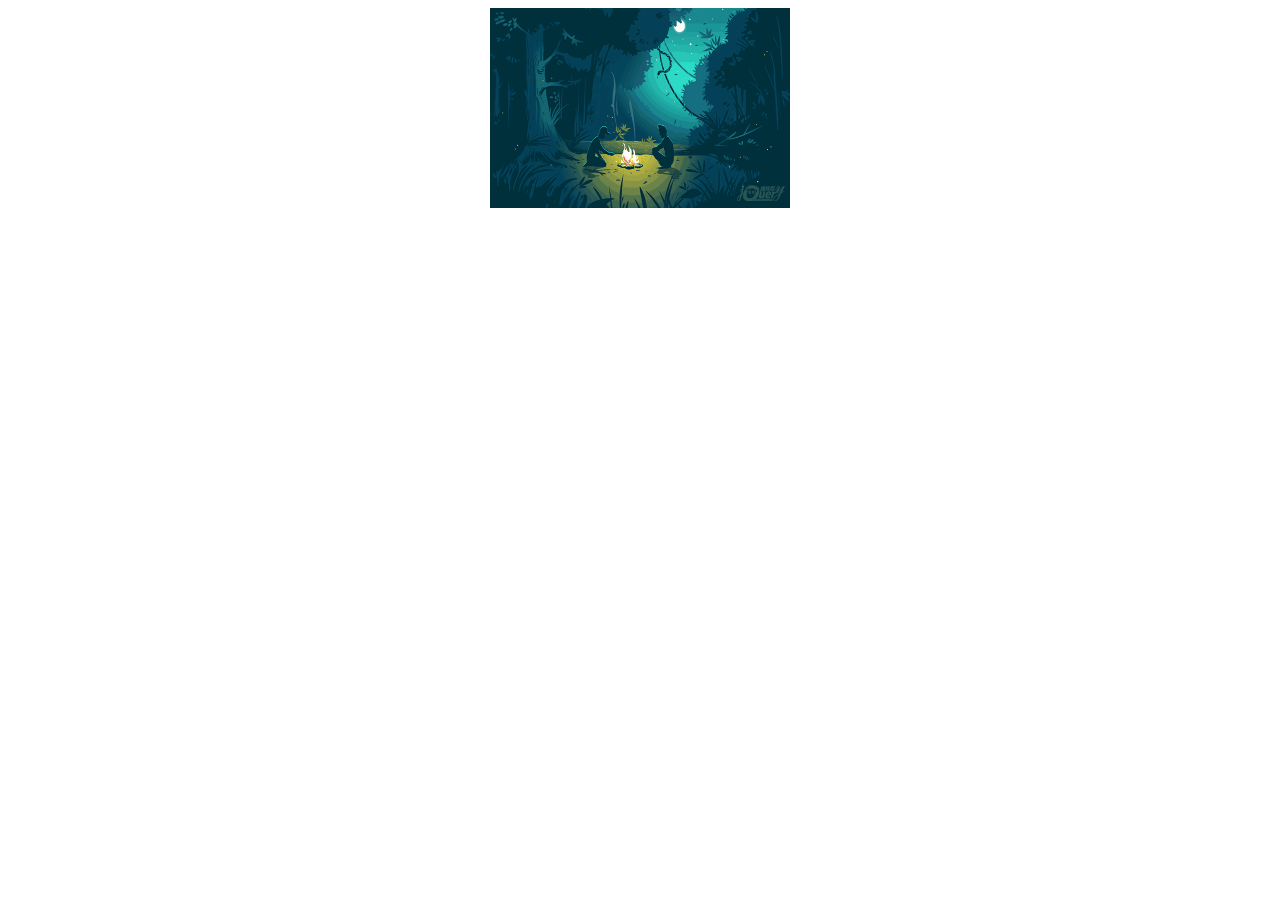
<file: s.html>
<!DOCTYPE html>
<html>
<head>
    <meta charset="utf-8" />
    <meta http-equiv="X-UA-Compatible" content="IE=edge">
    <title>Page Title</title>
    <meta name="viewport" content="width=device-width, initial-scale=1">
    <style>
        /* img {
            width: 200px;
            height: 240px;
            transition: 1s cubic-bezier(.83,.97,.05,1.44);
        }

        img:hover {
            width: 300px;
            height: 400px;
        } */


        img {
            display: block;
            width: 300px;
            height: 200px;
            animation: 1s lefttocenter;
            position: relative;
            margin: 0 auto;
        }

        @keyframes lefttocenter {
            0% {left: -1000px;}
            100% {left: 0;}
        }

        
    </style>
</head>
<body>
    <img src="images/a5.png" />
</body>
</html>
</file>
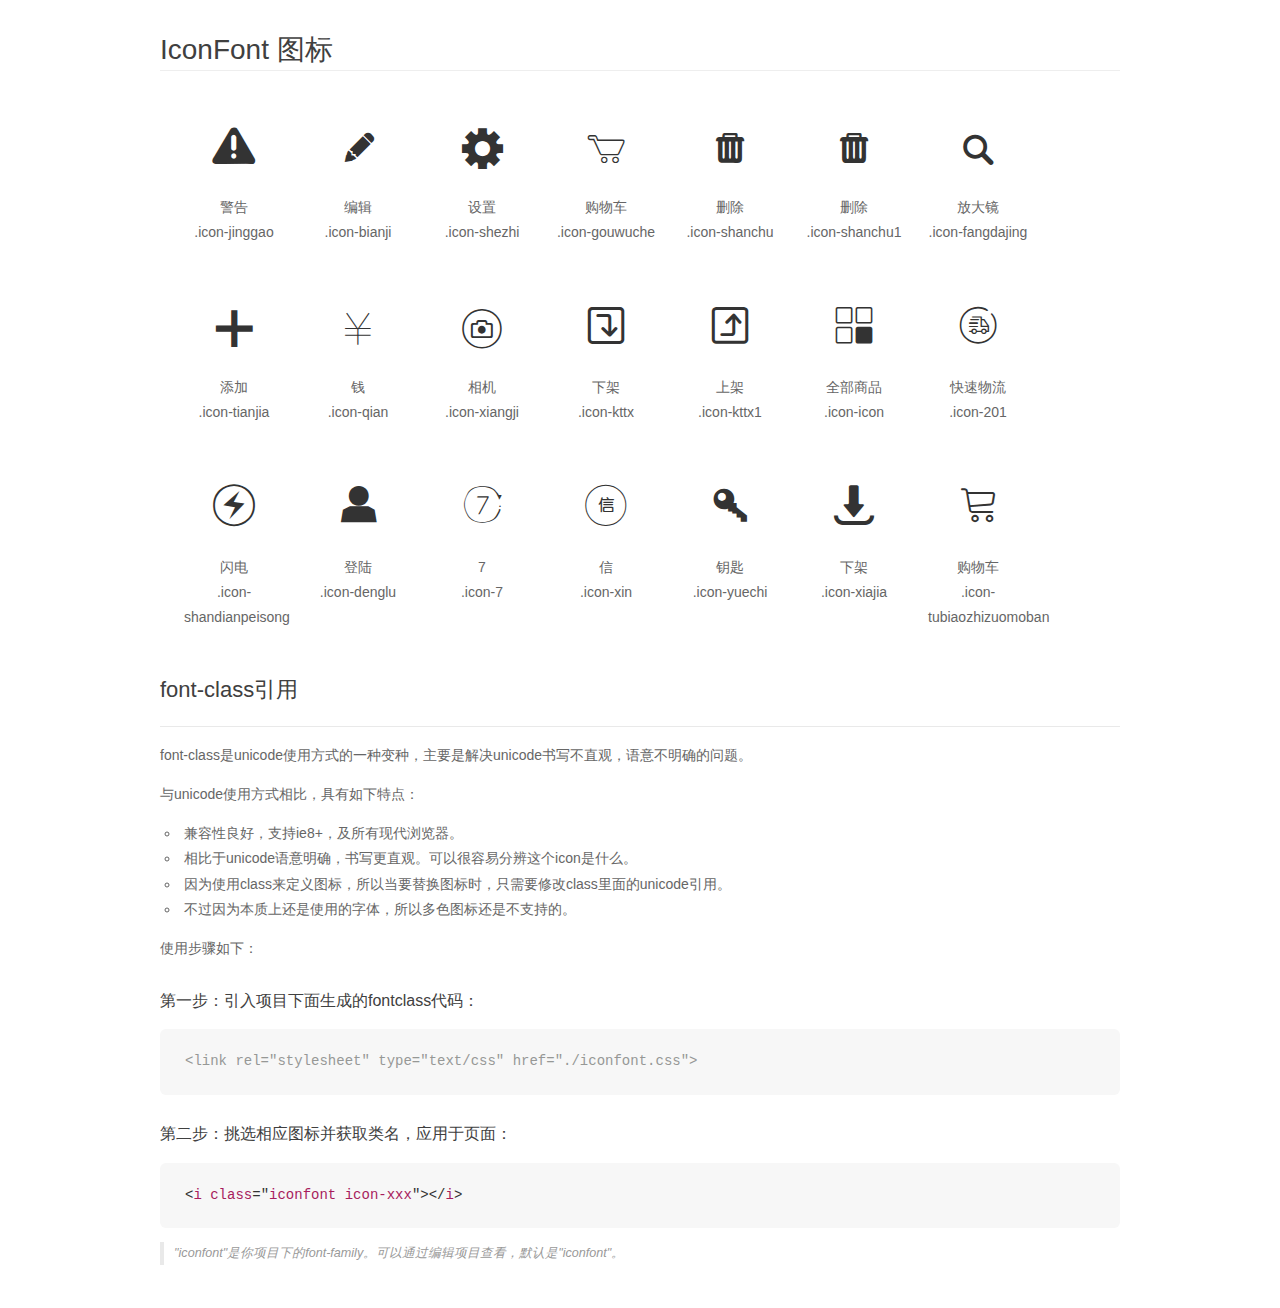
<file: fonts/demo_fontclass.html>
<!DOCTYPE html>
<html>
<head>
    <meta charset="utf-8"/>
    <title>IconFont</title>
    <link rel="stylesheet" href="demo.css">
    <link rel="stylesheet" href="iconfont.css">
</head>
<body>
    <div class="main markdown">
        <h1>IconFont 图标</h1>
        <ul class="icon_lists clear">
            
                <li>
                <i class="icon iconfont icon-jinggao"></i>
                    <div class="name">警告</div>
                    <div class="fontclass">.icon-jinggao</div>
                </li>
            
                <li>
                <i class="icon iconfont icon-bianji"></i>
                    <div class="name">编辑</div>
                    <div class="fontclass">.icon-bianji</div>
                </li>
            
                <li>
                <i class="icon iconfont icon-shezhi"></i>
                    <div class="name">设置</div>
                    <div class="fontclass">.icon-shezhi</div>
                </li>
            
                <li>
                <i class="icon iconfont icon-gouwuche"></i>
                    <div class="name">购物车</div>
                    <div class="fontclass">.icon-gouwuche</div>
                </li>
            
                <li>
                <i class="icon iconfont icon-shanchu"></i>
                    <div class="name">删除</div>
                    <div class="fontclass">.icon-shanchu</div>
                </li>
            
                <li>
                <i class="icon iconfont icon-shanchu1"></i>
                    <div class="name">删除</div>
                    <div class="fontclass">.icon-shanchu1</div>
                </li>
            
                <li>
                <i class="icon iconfont icon-fangdajing"></i>
                    <div class="name">放大镜</div>
                    <div class="fontclass">.icon-fangdajing</div>
                </li>
            
                <li>
                <i class="icon iconfont icon-tianjia"></i>
                    <div class="name">添加</div>
                    <div class="fontclass">.icon-tianjia</div>
                </li>
            
                <li>
                <i class="icon iconfont icon-qian"></i>
                    <div class="name">钱</div>
                    <div class="fontclass">.icon-qian</div>
                </li>
            
                <li>
                <i class="icon iconfont icon-xiangji"></i>
                    <div class="name">相机</div>
                    <div class="fontclass">.icon-xiangji</div>
                </li>
            
                <li>
                <i class="icon iconfont icon-kttx"></i>
                    <div class="name">下架</div>
                    <div class="fontclass">.icon-kttx</div>
                </li>
            
                <li>
                <i class="icon iconfont icon-kttx1"></i>
                    <div class="name">上架</div>
                    <div class="fontclass">.icon-kttx1</div>
                </li>
            
                <li>
                <i class="icon iconfont icon-icon"></i>
                    <div class="name">全部商品</div>
                    <div class="fontclass">.icon-icon</div>
                </li>
            
                <li>
                <i class="icon iconfont icon-201"></i>
                    <div class="name">快速物流</div>
                    <div class="fontclass">.icon-201</div>
                </li>
            
                <li>
                <i class="icon iconfont icon-shandianpeisong"></i>
                    <div class="name">闪电</div>
                    <div class="fontclass">.icon-shandianpeisong</div>
                </li>
            
                <li>
                <i class="icon iconfont icon-denglu"></i>
                    <div class="name">登陆</div>
                    <div class="fontclass">.icon-denglu</div>
                </li>
            
                <li>
                <i class="icon iconfont icon-7"></i>
                    <div class="name">7</div>
                    <div class="fontclass">.icon-7</div>
                </li>
            
                <li>
                <i class="icon iconfont icon-xin"></i>
                    <div class="name">信</div>
                    <div class="fontclass">.icon-xin</div>
                </li>
            
                <li>
                <i class="icon iconfont icon-yuechi"></i>
                    <div class="name">钥匙</div>
                    <div class="fontclass">.icon-yuechi</div>
                </li>
            
                <li>
                <i class="icon iconfont icon-xiajia"></i>
                    <div class="name">下架</div>
                    <div class="fontclass">.icon-xiajia</div>
                </li>
            
                <li>
                <i class="icon iconfont icon-tubiaozhizuomoban"></i>
                    <div class="name">购物车</div>
                    <div class="fontclass">.icon-tubiaozhizuomoban</div>
                </li>
            
        </ul>

        <h2 id="font-class-">font-class引用</h2>
        <hr>

        <p>font-class是unicode使用方式的一种变种，主要是解决unicode书写不直观，语意不明确的问题。</p>
        <p>与unicode使用方式相比，具有如下特点：</p>
        <ul>
        <li>兼容性良好，支持ie8+，及所有现代浏览器。</li>
        <li>相比于unicode语意明确，书写更直观。可以很容易分辨这个icon是什么。</li>
        <li>因为使用class来定义图标，所以当要替换图标时，只需要修改class里面的unicode引用。</li>
        <li>不过因为本质上还是使用的字体，所以多色图标还是不支持的。</li>
        </ul>
        <p>使用步骤如下：</p>
        <h3 id="-fontclass-">第一步：引入项目下面生成的fontclass代码：</h3>


        <pre><code class="lang-js hljs javascript"><span class="hljs-comment">&lt;link rel="stylesheet" type="text/css" href="./iconfont.css"&gt;</span></code></pre>
        <h3 id="-">第二步：挑选相应图标并获取类名，应用于页面：</h3>
        <pre><code class="lang-css hljs">&lt;<span class="hljs-selector-tag">i</span> <span class="hljs-selector-tag">class</span>="<span class="hljs-selector-tag">iconfont</span> <span class="hljs-selector-tag">icon-xxx</span>"&gt;&lt;/<span class="hljs-selector-tag">i</span>&gt;</code></pre>
        <blockquote>
        <p>"iconfont"是你项目下的font-family。可以通过编辑项目查看，默认是"iconfont"。</p>
        </blockquote>
    </div>
</body>
</html>
</file>
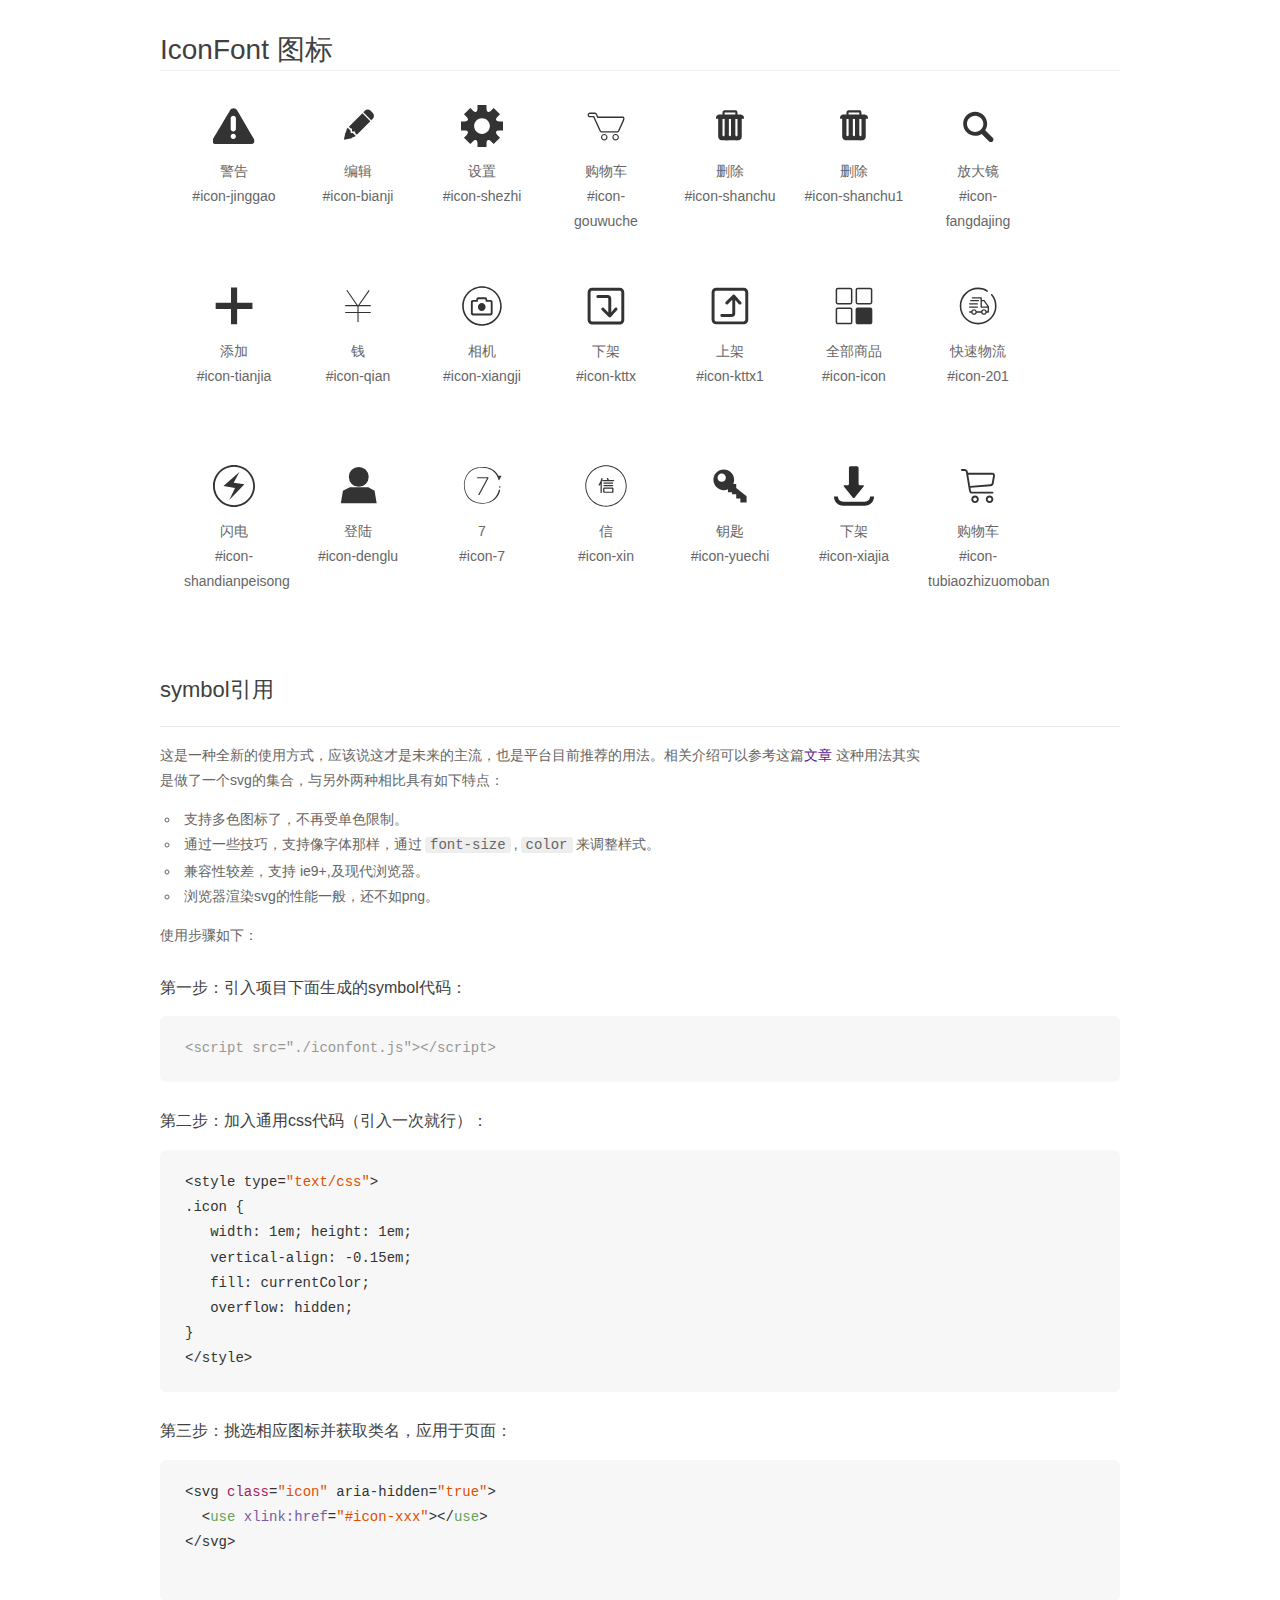
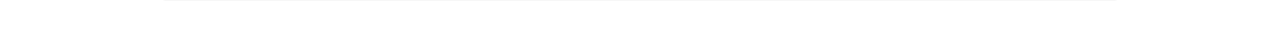
<file: fonts/demo_symbol.html>
<!DOCTYPE html>
<html>
<head>
    <meta charset="utf-8"/>
    <title>IconFont</title>
    <link rel="stylesheet" href="demo.css">
    <script src="iconfont.js"></script>

    <style type="text/css">
        .icon {
          /* 通过设置 font-size 来改变图标大小 */
          width: 1em; height: 1em;
          /* 图标和文字相邻时，垂直对齐 */
          vertical-align: -0.15em;
          /* 通过设置 color 来改变 SVG 的颜色/fill */
          fill: currentColor;
          /* path 和 stroke 溢出 viewBox 部分在 IE 下会显示
             normalize.css 中也包含这行 */
          overflow: hidden;
        }

    </style>
</head>
<body>
    <div class="main markdown">
        <h1>IconFont 图标</h1>
        <ul class="icon_lists clear">
            
                <li>
                    <svg class="icon" aria-hidden="true">
                        <use xlink:href="#icon-jinggao"></use>
                    </svg>
                    <div class="name">警告</div>
                    <div class="fontclass">#icon-jinggao</div>
                </li>
            
                <li>
                    <svg class="icon" aria-hidden="true">
                        <use xlink:href="#icon-bianji"></use>
                    </svg>
                    <div class="name">编辑</div>
                    <div class="fontclass">#icon-bianji</div>
                </li>
            
                <li>
                    <svg class="icon" aria-hidden="true">
                        <use xlink:href="#icon-shezhi"></use>
                    </svg>
                    <div class="name">设置</div>
                    <div class="fontclass">#icon-shezhi</div>
                </li>
            
                <li>
                    <svg class="icon" aria-hidden="true">
                        <use xlink:href="#icon-gouwuche"></use>
                    </svg>
                    <div class="name">购物车</div>
                    <div class="fontclass">#icon-gouwuche</div>
                </li>
            
                <li>
                    <svg class="icon" aria-hidden="true">
                        <use xlink:href="#icon-shanchu"></use>
                    </svg>
                    <div class="name">删除</div>
                    <div class="fontclass">#icon-shanchu</div>
                </li>
            
                <li>
                    <svg class="icon" aria-hidden="true">
                        <use xlink:href="#icon-shanchu1"></use>
                    </svg>
                    <div class="name">删除</div>
                    <div class="fontclass">#icon-shanchu1</div>
                </li>
            
                <li>
                    <svg class="icon" aria-hidden="true">
                        <use xlink:href="#icon-fangdajing"></use>
                    </svg>
                    <div class="name">放大镜</div>
                    <div class="fontclass">#icon-fangdajing</div>
                </li>
            
                <li>
                    <svg class="icon" aria-hidden="true">
                        <use xlink:href="#icon-tianjia"></use>
                    </svg>
                    <div class="name">添加</div>
                    <div class="fontclass">#icon-tianjia</div>
                </li>
            
                <li>
                    <svg class="icon" aria-hidden="true">
                        <use xlink:href="#icon-qian"></use>
                    </svg>
                    <div class="name">钱</div>
                    <div class="fontclass">#icon-qian</div>
                </li>
            
                <li>
                    <svg class="icon" aria-hidden="true">
                        <use xlink:href="#icon-xiangji"></use>
                    </svg>
                    <div class="name">相机</div>
                    <div class="fontclass">#icon-xiangji</div>
                </li>
            
                <li>
                    <svg class="icon" aria-hidden="true">
                        <use xlink:href="#icon-kttx"></use>
                    </svg>
                    <div class="name">下架</div>
                    <div class="fontclass">#icon-kttx</div>
                </li>
            
                <li>
                    <svg class="icon" aria-hidden="true">
                        <use xlink:href="#icon-kttx1"></use>
                    </svg>
                    <div class="name">上架</div>
                    <div class="fontclass">#icon-kttx1</div>
                </li>
            
                <li>
                    <svg class="icon" aria-hidden="true">
                        <use xlink:href="#icon-icon"></use>
                    </svg>
                    <div class="name">全部商品</div>
                    <div class="fontclass">#icon-icon</div>
                </li>
            
                <li>
                    <svg class="icon" aria-hidden="true">
                        <use xlink:href="#icon-201"></use>
                    </svg>
                    <div class="name">快速物流</div>
                    <div class="fontclass">#icon-201</div>
                </li>
            
                <li>
                    <svg class="icon" aria-hidden="true">
                        <use xlink:href="#icon-shandianpeisong"></use>
                    </svg>
                    <div class="name">闪电</div>
                    <div class="fontclass">#icon-shandianpeisong</div>
                </li>
            
                <li>
                    <svg class="icon" aria-hidden="true">
                        <use xlink:href="#icon-denglu"></use>
                    </svg>
                    <div class="name">登陆</div>
                    <div class="fontclass">#icon-denglu</div>
                </li>
            
                <li>
                    <svg class="icon" aria-hidden="true">
                        <use xlink:href="#icon-7"></use>
                    </svg>
                    <div class="name">7</div>
                    <div class="fontclass">#icon-7</div>
                </li>
            
                <li>
                    <svg class="icon" aria-hidden="true">
                        <use xlink:href="#icon-xin"></use>
                    </svg>
                    <div class="name">信</div>
                    <div class="fontclass">#icon-xin</div>
                </li>
            
                <li>
                    <svg class="icon" aria-hidden="true">
                        <use xlink:href="#icon-yuechi"></use>
                    </svg>
                    <div class="name">钥匙</div>
                    <div class="fontclass">#icon-yuechi</div>
                </li>
            
                <li>
                    <svg class="icon" aria-hidden="true">
                        <use xlink:href="#icon-xiajia"></use>
                    </svg>
                    <div class="name">下架</div>
                    <div class="fontclass">#icon-xiajia</div>
                </li>
            
                <li>
                    <svg class="icon" aria-hidden="true">
                        <use xlink:href="#icon-tubiaozhizuomoban"></use>
                    </svg>
                    <div class="name">购物车</div>
                    <div class="fontclass">#icon-tubiaozhizuomoban</div>
                </li>
            
        </ul>


        <h2 id="symbol-">symbol引用</h2>
        <hr>

        <p>这是一种全新的使用方式，应该说这才是未来的主流，也是平台目前推荐的用法。相关介绍可以参考这篇<a href="">文章</a>
        这种用法其实是做了一个svg的集合，与另外两种相比具有如下特点：</p>
        <ul>
          <li>支持多色图标了，不再受单色限制。</li>
          <li>通过一些技巧，支持像字体那样，通过<code>font-size</code>,<code>color</code>来调整样式。</li>
          <li>兼容性较差，支持 ie9+,及现代浏览器。</li>
          <li>浏览器渲染svg的性能一般，还不如png。</li>
        </ul>
        <p>使用步骤如下：</p>
        <h3 id="-symbol-">第一步：引入项目下面生成的symbol代码：</h3>
        <pre><code class="lang-js hljs javascript"><span class="hljs-comment">&lt;script src="./iconfont.js"&gt;&lt;/script&gt;</span></code></pre>
        <h3 id="-css-">第二步：加入通用css代码（引入一次就行）：</h3>
        <pre><code class="lang-js hljs javascript">&lt;style type=<span class="hljs-string">"text/css"</span>&gt;
.icon {
   width: <span class="hljs-number">1</span>em; height: <span class="hljs-number">1</span>em;
   vertical-align: <span class="hljs-number">-0.15</span>em;
   fill: currentColor;
   overflow: hidden;
}
&lt;<span class="hljs-regexp">/style&gt;</span></code></pre>
        <h3 id="-">第三步：挑选相应图标并获取类名，应用于页面：</h3>
        <pre><code class="lang-js hljs javascript">&lt;svg <span class="hljs-class"><span class="hljs-keyword">class</span></span>=<span class="hljs-string">"icon"</span> aria-hidden=<span class="hljs-string">"true"</span>&gt;<span class="xml"><span class="hljs-tag">
  &lt;<span class="hljs-name">use</span> <span class="hljs-attr">xlink:href</span>=<span class="hljs-string">"#icon-xxx"</span>&gt;</span><span class="hljs-tag">&lt;/<span class="hljs-name">use</span>&gt;</span>
</span>&lt;<span class="hljs-regexp">/svg&gt;
        </span></code></pre>
    </div>
</body>
</html>
</file>
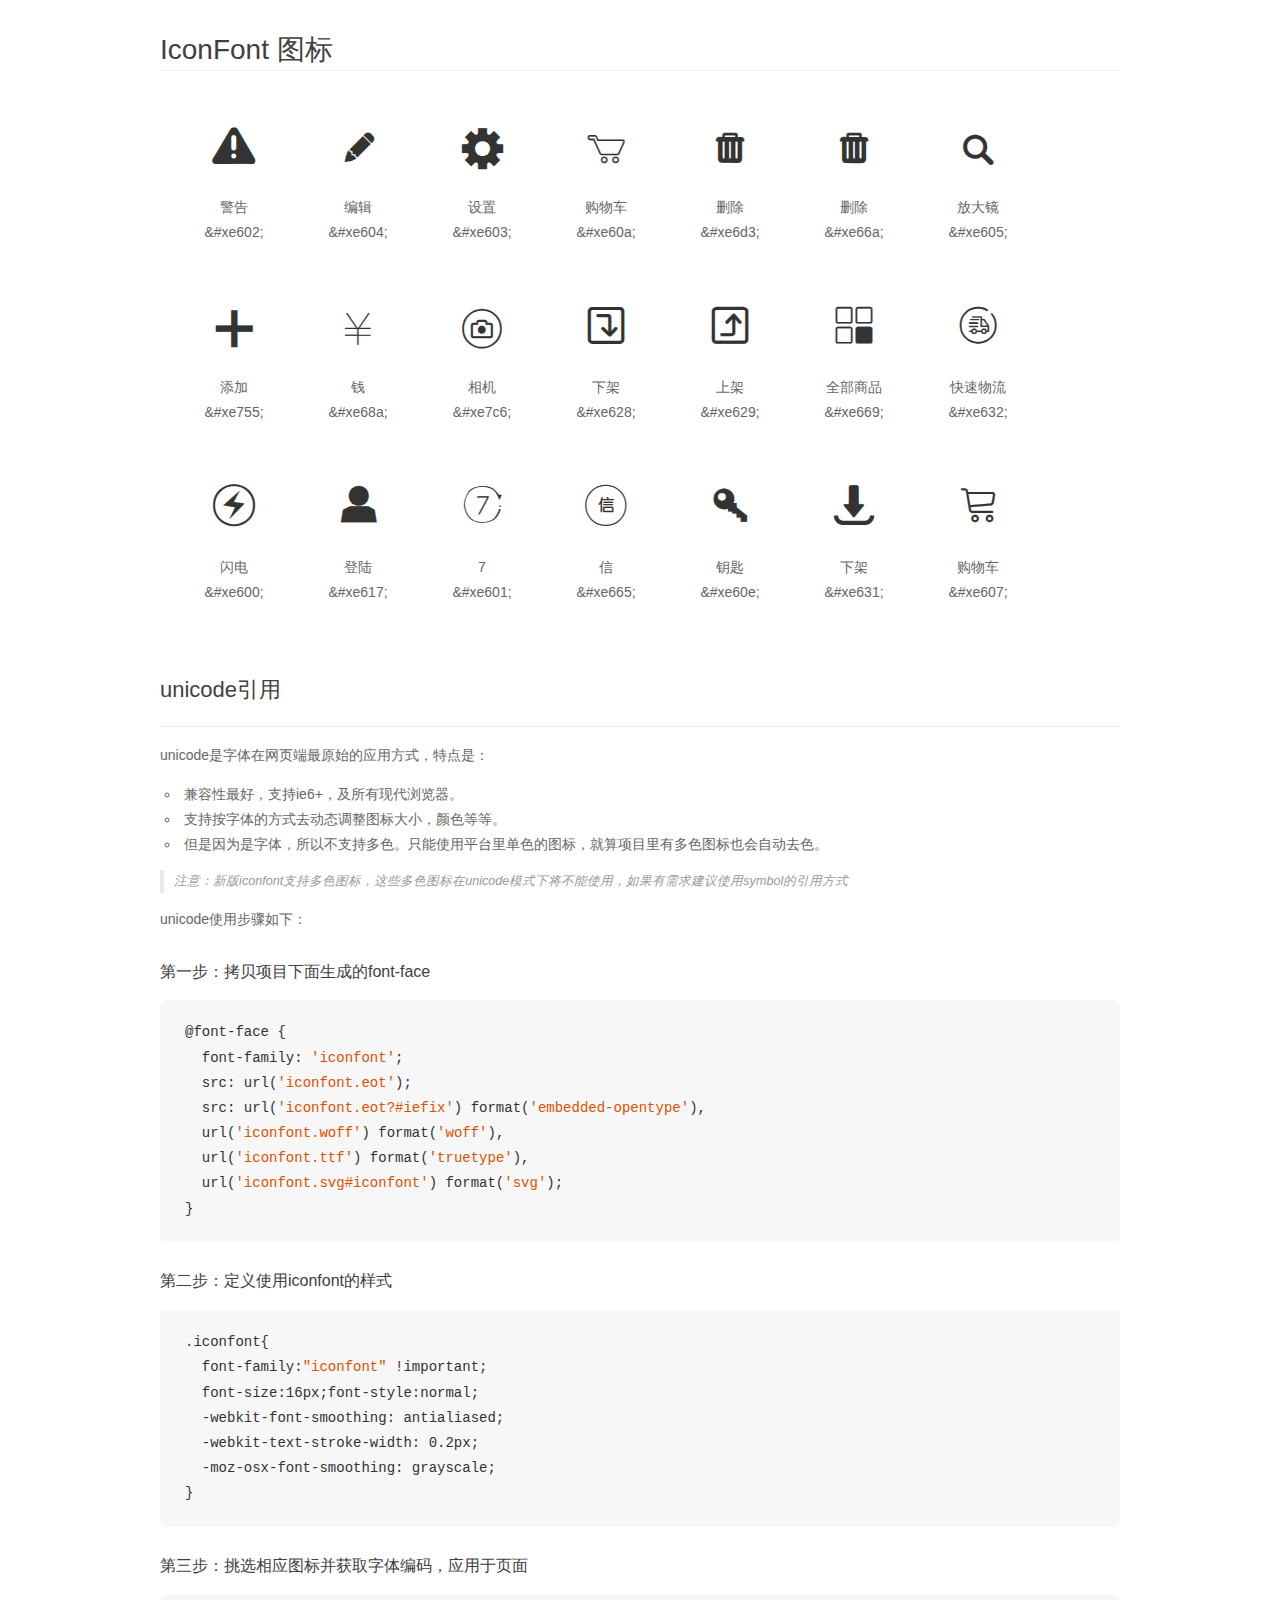
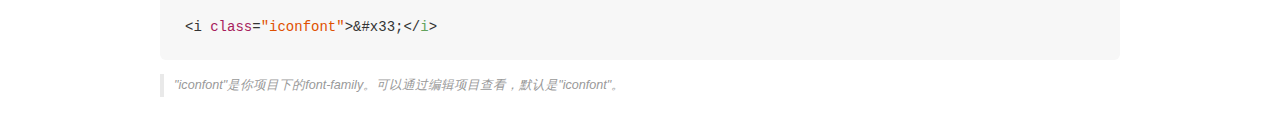
<file: fonts/demo_unicode.html>
<!DOCTYPE html>
<html>
<head>
    <meta charset="utf-8"/>
    <title>IconFont</title>
    <link rel="stylesheet" href="demo.css">

    <style type="text/css">

        @font-face {font-family: "iconfont";
          src: url('iconfont.eot'); /* IE9*/
          src: url('iconfont.eot#iefix') format('embedded-opentype'), /* IE6-IE8 */
          url('iconfont.woff') format('woff'), /* chrome, firefox */
          url('iconfont.ttf') format('truetype'), /* chrome, firefox, opera, Safari, Android, iOS 4.2+*/
          url('iconfont.svg#iconfont') format('svg'); /* iOS 4.1- */
        }

        .iconfont {
          font-family:"iconfont" !important;
          font-size:16px;
          font-style:normal;
          -webkit-font-smoothing: antialiased;
          -webkit-text-stroke-width: 0.2px;
          -moz-osx-font-smoothing: grayscale;
        }

    </style>
</head>
<body>
    <div class="main markdown">
        <h1>IconFont 图标</h1>
        <ul class="icon_lists clear">
            
                <li>
                <i class="icon iconfont">&#xe602;</i>
                    <div class="name">警告</div>
                    <div class="code">&amp;#xe602;</div>
                </li>
            
                <li>
                <i class="icon iconfont">&#xe604;</i>
                    <div class="name">编辑</div>
                    <div class="code">&amp;#xe604;</div>
                </li>
            
                <li>
                <i class="icon iconfont">&#xe603;</i>
                    <div class="name">设置</div>
                    <div class="code">&amp;#xe603;</div>
                </li>
            
                <li>
                <i class="icon iconfont">&#xe60a;</i>
                    <div class="name">购物车</div>
                    <div class="code">&amp;#xe60a;</div>
                </li>
            
                <li>
                <i class="icon iconfont">&#xe6d3;</i>
                    <div class="name">删除</div>
                    <div class="code">&amp;#xe6d3;</div>
                </li>
            
                <li>
                <i class="icon iconfont">&#xe66a;</i>
                    <div class="name">删除</div>
                    <div class="code">&amp;#xe66a;</div>
                </li>
            
                <li>
                <i class="icon iconfont">&#xe605;</i>
                    <div class="name">放大镜</div>
                    <div class="code">&amp;#xe605;</div>
                </li>
            
                <li>
                <i class="icon iconfont">&#xe755;</i>
                    <div class="name">添加</div>
                    <div class="code">&amp;#xe755;</div>
                </li>
            
                <li>
                <i class="icon iconfont">&#xe68a;</i>
                    <div class="name">钱</div>
                    <div class="code">&amp;#xe68a;</div>
                </li>
            
                <li>
                <i class="icon iconfont">&#xe7c6;</i>
                    <div class="name">相机</div>
                    <div class="code">&amp;#xe7c6;</div>
                </li>
            
                <li>
                <i class="icon iconfont">&#xe628;</i>
                    <div class="name">下架</div>
                    <div class="code">&amp;#xe628;</div>
                </li>
            
                <li>
                <i class="icon iconfont">&#xe629;</i>
                    <div class="name">上架</div>
                    <div class="code">&amp;#xe629;</div>
                </li>
            
                <li>
                <i class="icon iconfont">&#xe669;</i>
                    <div class="name">全部商品</div>
                    <div class="code">&amp;#xe669;</div>
                </li>
            
                <li>
                <i class="icon iconfont">&#xe632;</i>
                    <div class="name">快速物流</div>
                    <div class="code">&amp;#xe632;</div>
                </li>
            
                <li>
                <i class="icon iconfont">&#xe600;</i>
                    <div class="name">闪电</div>
                    <div class="code">&amp;#xe600;</div>
                </li>
            
                <li>
                <i class="icon iconfont">&#xe617;</i>
                    <div class="name">登陆</div>
                    <div class="code">&amp;#xe617;</div>
                </li>
            
                <li>
                <i class="icon iconfont">&#xe601;</i>
                    <div class="name">7</div>
                    <div class="code">&amp;#xe601;</div>
                </li>
            
                <li>
                <i class="icon iconfont">&#xe665;</i>
                    <div class="name">信</div>
                    <div class="code">&amp;#xe665;</div>
                </li>
            
                <li>
                <i class="icon iconfont">&#xe60e;</i>
                    <div class="name">钥匙</div>
                    <div class="code">&amp;#xe60e;</div>
                </li>
            
                <li>
                <i class="icon iconfont">&#xe631;</i>
                    <div class="name">下架</div>
                    <div class="code">&amp;#xe631;</div>
                </li>
            
                <li>
                <i class="icon iconfont">&#xe607;</i>
                    <div class="name">购物车</div>
                    <div class="code">&amp;#xe607;</div>
                </li>
            
        </ul>
        <h2 id="unicode-">unicode引用</h2>
        <hr>

        <p>unicode是字体在网页端最原始的应用方式，特点是：</p>
        <ul>
        <li>兼容性最好，支持ie6+，及所有现代浏览器。</li>
        <li>支持按字体的方式去动态调整图标大小，颜色等等。</li>
        <li>但是因为是字体，所以不支持多色。只能使用平台里单色的图标，就算项目里有多色图标也会自动去色。</li>
        </ul>
        <blockquote>
        <p>注意：新版iconfont支持多色图标，这些多色图标在unicode模式下将不能使用，如果有需求建议使用symbol的引用方式</p>
        </blockquote>
        <p>unicode使用步骤如下：</p>
        <h3 id="-font-face">第一步：拷贝项目下面生成的font-face</h3>
        <pre><code class="lang-js hljs javascript">@font-face {
  font-family: <span class="hljs-string">'iconfont'</span>;
  src: url(<span class="hljs-string">'iconfont.eot'</span>);
  src: url(<span class="hljs-string">'iconfont.eot?#iefix'</span>) format(<span class="hljs-string">'embedded-opentype'</span>),
  url(<span class="hljs-string">'iconfont.woff'</span>) format(<span class="hljs-string">'woff'</span>),
  url(<span class="hljs-string">'iconfont.ttf'</span>) format(<span class="hljs-string">'truetype'</span>),
  url(<span class="hljs-string">'iconfont.svg#iconfont'</span>) format(<span class="hljs-string">'svg'</span>);
}
</code></pre>
        <h3 id="-iconfont-">第二步：定义使用iconfont的样式</h3>
        <pre><code class="lang-js hljs javascript">.iconfont{
  font-family:<span class="hljs-string">"iconfont"</span> !important;
  font-size:<span class="hljs-number">16</span>px;font-style:normal;
  -webkit-font-smoothing: antialiased;
  -webkit-text-stroke-width: <span class="hljs-number">0.2</span>px;
  -moz-osx-font-smoothing: grayscale;
}
</code></pre>
        <h3 id="-">第三步：挑选相应图标并获取字体编码，应用于页面</h3>
        <pre><code class="lang-js hljs javascript">&lt;i <span class="hljs-class"><span class="hljs-keyword">class</span></span>=<span class="hljs-string">"iconfont"</span>&gt;&amp;#x33;<span class="xml"><span class="hljs-tag">&lt;/<span class="hljs-name">i</span>&gt;</span></span></code></pre>

        <blockquote>
        <p>"iconfont"是你项目下的font-family。可以通过编辑项目查看，默认是"iconfont"。</p>
        </blockquote>
    </div>


</body>
</html>
</file>
<file: fonts/iconfont.css>
@font-face {font-family: "iconfont";
  src: url('iconfont.eot?t=1539231422470'); /* IE9*/
  src: url('iconfont.eot?t=1539231422470#iefix') format('embedded-opentype'), /* IE6-IE8 */
  url('[data-uri]') format('woff'),
  url('iconfont.ttf?t=1539231422470') format('truetype'), /* chrome, firefox, opera, Safari, Android, iOS 4.2+*/
  url('iconfont.svg?t=1539231422470#iconfont') format('svg'); /* iOS 4.1- */
}

.iconfont {
  font-family:"iconfont" !important;
  font-size:16px;
  font-style:normal;
  -webkit-font-smoothing: antialiased;
  -moz-osx-font-smoothing: grayscale;
}

.icon-jinggao:before { content: "\e602"; }

.icon-bianji:before { content: "\e604"; }

.icon-shezhi:before { content: "\e603"; }

.icon-gouwuche:before { content: "\e60a"; }

.icon-shanchu:before { content: "\e6d3"; }

.icon-shanchu1:before { content: "\e66a"; }

.icon-fangdajing:before { content: "\e605"; }

.icon-tianjia:before { content: "\e755"; }

.icon-qian:before { content: "\e68a"; }

.icon-xiangji:before { content: "\e7c6"; }

.icon-kttx:before { content: "\e628"; }

.icon-kttx1:before { content: "\e629"; }

.icon-icon:before { content: "\e669"; }

.icon-201:before { content: "\e632"; }

.icon-shandianpeisong:before { content: "\e600"; }

.icon-denglu:before { content: "\e617"; }

.icon-7:before { content: "\e601"; }

.icon-xin:before { content: "\e665"; }

.icon-yuechi:before { content: "\e60e"; }

.icon-xiajia:before { content: "\e631"; }

.icon-tubiaozhizuomoban:before { content: "\e607"; }
</file>
<file: fonts/demo.css>
*{margin: 0;padding: 0;list-style: none;}
/*
KISSY CSS Reset
理念：1. reset 的目的不是清除浏览器的默认样式，这仅是部分工作。清除和重置是紧密不可分的。
2. reset 的目的不是让默认样式在所有浏览器下一致，而是减少默认样式有可能带来的问题。
3. reset 期望提供一套普适通用的基础样式。但没有银弹，推荐根据具体需求，裁剪和修改后再使用。
特色：1. 适应中文；2. 基于最新主流浏览器。
维护：玉伯<lifesinger@gmail.com>, 正淳<ragecarrier@gmail.com>
 */

/** 清除内外边距 **/
body, h1, h2, h3, h4, h5, h6, hr, p, blockquote, /* structural elements 结构元素 */
dl, dt, dd, ul, ol, li, /* list elements 列表元素 */
pre, /* text formatting elements 文本格式元素 */
form, fieldset, legend, button, input, textarea, /* form elements 表单元素 */
th, td /* table elements 表格元素 */ {
  margin: 0;
  padding: 0;
}

/** 设置默认字体 **/
body,
button, input, select, textarea /* for ie */ {
  font: 12px/1.5 tahoma, arial, \5b8b\4f53, sans-serif;
}
h1, h2, h3, h4, h5, h6 { font-size: 100%; }
address, cite, dfn, em, var { font-style: normal; } /* 将斜体扶正 */
code, kbd, pre, samp { font-family: courier new, courier, monospace; } /* 统一等宽字体 */
small { font-size: 12px; } /* 小于 12px 的中文很难阅读，让 small 正常化 */

/** 重置列表元素 **/
ul, ol { list-style: none; }

/** 重置文本格式元素 **/
a { text-decoration: none; }
a:hover { text-decoration: underline; }


/** 重置表单元素 **/
legend { color: #000; } /* for ie6 */
fieldset, img { border: 0; } /* img 搭车：让链接里的 img 无边框 */
button, input, select, textarea { font-size: 100%; } /* 使得表单元素在 ie 下能继承字体大小 */
/* 注：optgroup 无法扶正 */

/** 重置表格元素 **/
table { border-collapse: collapse; border-spacing: 0; }

/* 清除浮动 */
.ks-clear:after, .clear:after {
  content: '\20';
  display: block;
  height: 0;
  clear: both;
}
.ks-clear, .clear {
  *zoom: 1;
}

.main {
  padding: 30px 100px;
width: 960px;
margin: 0 auto;
}
.main h1{font-size:36px; color:#333; text-align:left;margin-bottom:30px; border-bottom: 1px solid #eee;}

.helps{margin-top:40px;}
.helps pre{
  padding:20px;
  margin:10px 0;
  border:solid 1px #e7e1cd;
  background-color: #fffdef;
  overflow: auto;
}

.icon_lists{
  width: 100% !important;

}

.icon_lists li{
  float:left;
  width: 100px;
  height:180px;
  text-align: center;
  list-style: none !important;
}
.icon_lists .icon{
  font-size: 42px;
  line-height: 100px;
  margin: 10px 0;
  color:#333;
  -webkit-transition: font-size 0.25s ease-out 0s;
  -moz-transition: font-size 0.25s ease-out 0s;
  transition: font-size 0.25s ease-out 0s;

}
.icon_lists .icon:hover{
  font-size: 100px;
}



.markdown {
  color: #666;
  font-size: 14px;
  line-height: 1.8;
}

.highlight {
  line-height: 1.5;
}

.markdown img {
  vertical-align: middle;
  max-width: 100%;
}

.markdown h1 {
  color: #404040;
  font-weight: 500;
  line-height: 40px;
  margin-bottom: 24px;
}

.markdown h2,
.markdown h3,
.markdown h4,
.markdown h5,
.markdown h6 {
  color: #404040;
  margin: 1.6em 0 0.6em 0;
  font-weight: 500;
  clear: both;
}

.markdown h1 {
  font-size: 28px;
}

.markdown h2 {
  font-size: 22px;
}

.markdown h3 {
  font-size: 16px;
}

.markdown h4 {
  font-size: 14px;
}

.markdown h5 {
  font-size: 12px;
}

.markdown h6 {
  font-size: 12px;
}

.markdown hr {
  height: 1px;
  border: 0;
  background: #e9e9e9;
  margin: 16px 0;
  clear: both;
}

.markdown p,
.markdown pre {
  margin: 1em 0;
}

.markdown > p,
.markdown > blockquote,
.markdown > .highlight,
.markdown > ol,
.markdown > ul {
  width: 80%;
}

.markdown ul > li {
  list-style: circle;
}

.markdown > ul li,
.markdown blockquote ul > li {
  margin-left: 20px;
  padding-left: 4px;
}

.markdown > ul li p,
.markdown > ol li p {
  margin: 0.6em 0;
}

.markdown ol > li {
  list-style: decimal;
}

.markdown > ol li,
.markdown blockquote ol > li {
  margin-left: 20px;
  padding-left: 4px;
}

.markdown code {
  margin: 0 3px;
  padding: 0 5px;
  background: #eee;
  border-radius: 3px;
}

.markdown pre {
  border-radius: 6px;
  background: #f7f7f7;
  padding: 20px;
}

.markdown pre code {
  border: none;
  background: #f7f7f7;
  margin: 0;
}

.markdown strong,
.markdown b {
  font-weight: 600;
}

.markdown > table {
  border-collapse: collapse;
  border-spacing: 0px;
  empty-cells: show;
  border: 1px solid #e9e9e9;
  width: 95%;
  margin-bottom: 24px;
}

.markdown > table th {
  white-space: nowrap;
  color: #333;
  font-weight: 600;

}

.markdown > table th,
.markdown > table td {
  border: 1px solid #e9e9e9;
  padding: 8px 16px;
  text-align: left;
}

.markdown > table th {
  background: #F7F7F7;
}

.markdown blockquote {
  font-size: 90%;
  color: #999;
  border-left: 4px solid #e9e9e9;
  padding-left: 0.8em;
  margin: 1em 0;
  font-style: italic;
}

.markdown blockquote p {
  margin: 0;
}

.markdown .anchor {
  opacity: 0;
  transition: opacity 0.3s ease;
  margin-left: 8px;
}

.markdown .waiting {
  color: #ccc;
}

.markdown h1:hover .anchor,
.markdown h2:hover .anchor,
.markdown h3:hover .anchor,
.markdown h4:hover .anchor,
.markdown h5:hover .anchor,
.markdown h6:hover .anchor {
  opacity: 1;
  display: inline-block;
}

.markdown > br,
.markdown > p > br {
  clear: both;
}


.hljs {
  display: block;
  background: white;
  padding: 0.5em;
  color: #333333;
  overflow-x: auto;
}

.hljs-comment,
.hljs-meta {
  color: #969896;
}

.hljs-string,
.hljs-variable,
.hljs-template-variable,
.hljs-strong,
.hljs-emphasis,
.hljs-quote {
  color: #df5000;
}

.hljs-keyword,
.hljs-selector-tag,
.hljs-type {
  color: #a71d5d;
}

.hljs-literal,
.hljs-symbol,
.hljs-bullet,
.hljs-attribute {
  color: #0086b3;
}

.hljs-section,
.hljs-name {
  color: #63a35c;
}

.hljs-tag {
  color: #333333;
}

.hljs-title,
.hljs-attr,
.hljs-selector-id,
.hljs-selector-class,
.hljs-selector-attr,
.hljs-selector-pseudo {
  color: #795da3;
}

.hljs-addition {
  color: #55a532;
  background-color: #eaffea;
}

.hljs-deletion {
  color: #bd2c00;
  background-color: #ffecec;
}

.hljs-link {
  text-decoration: underline;
}

pre{
  background: #fff;
}
</file>
